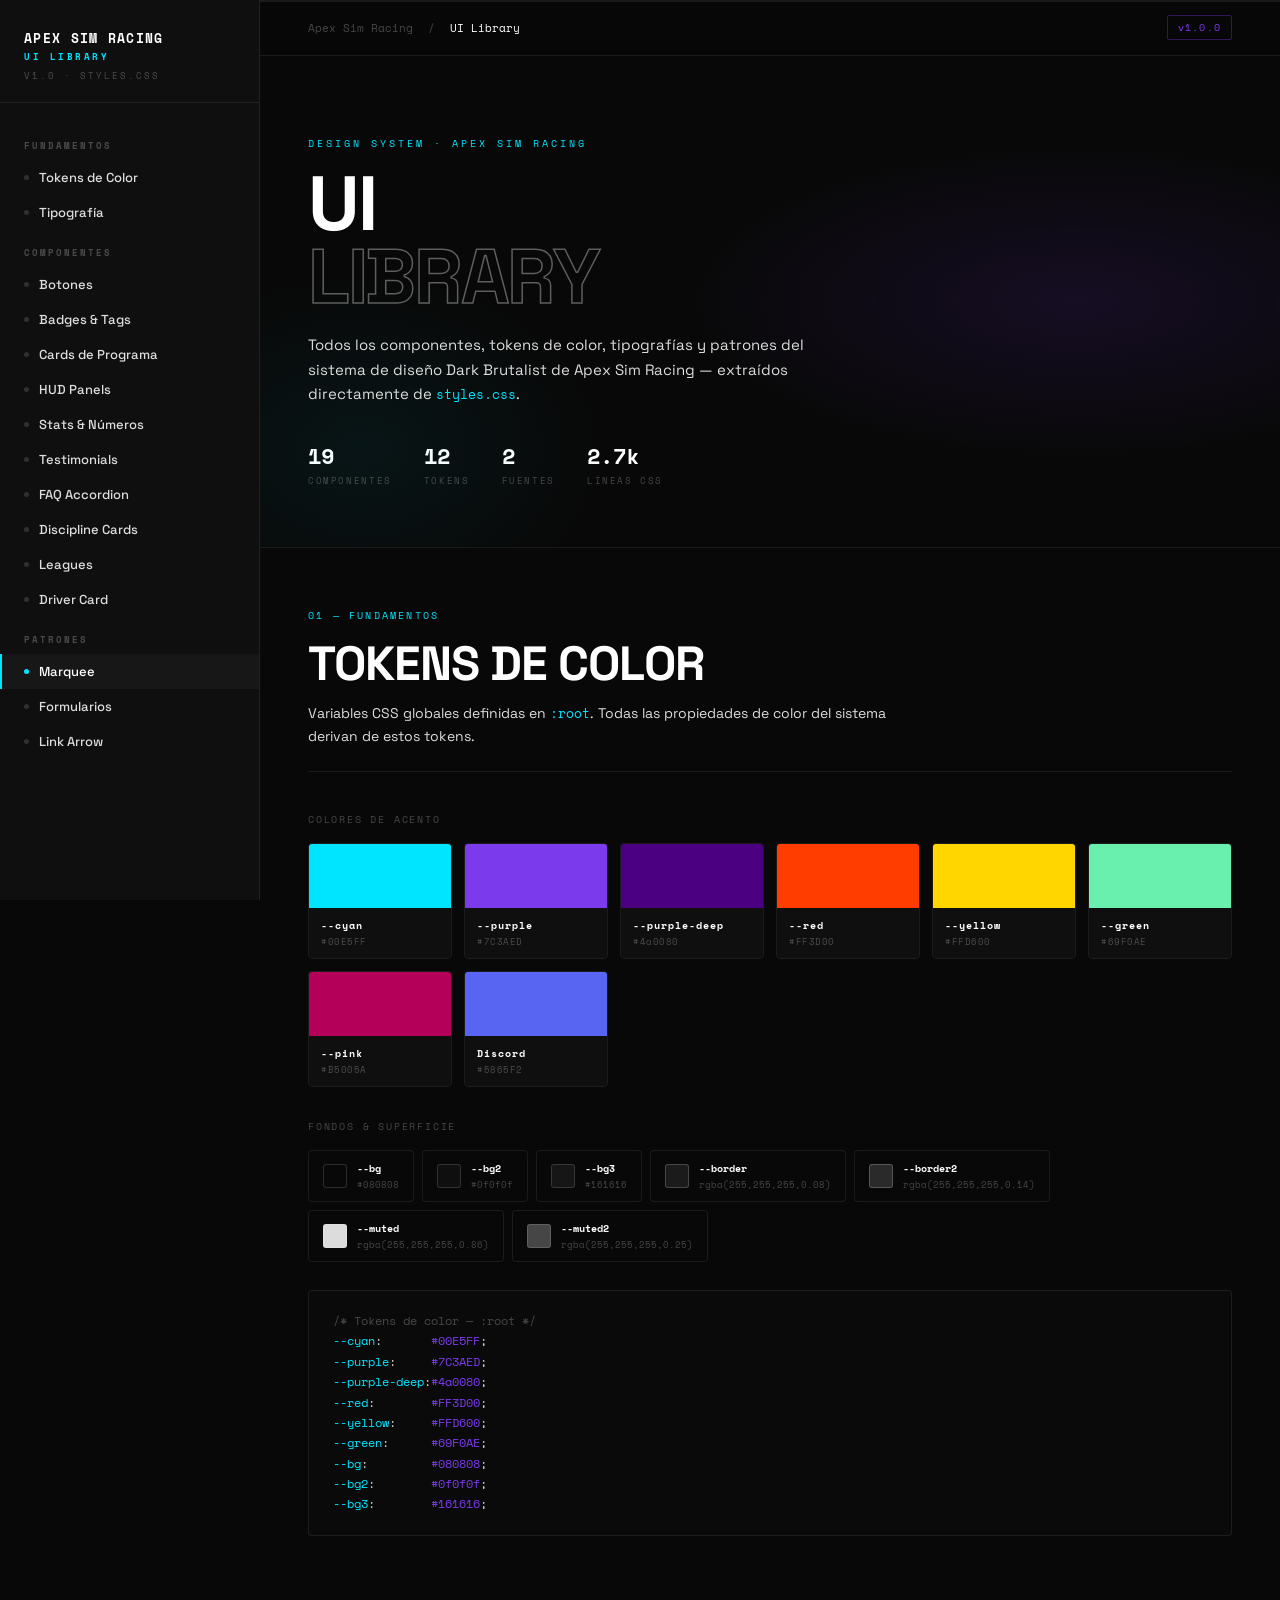
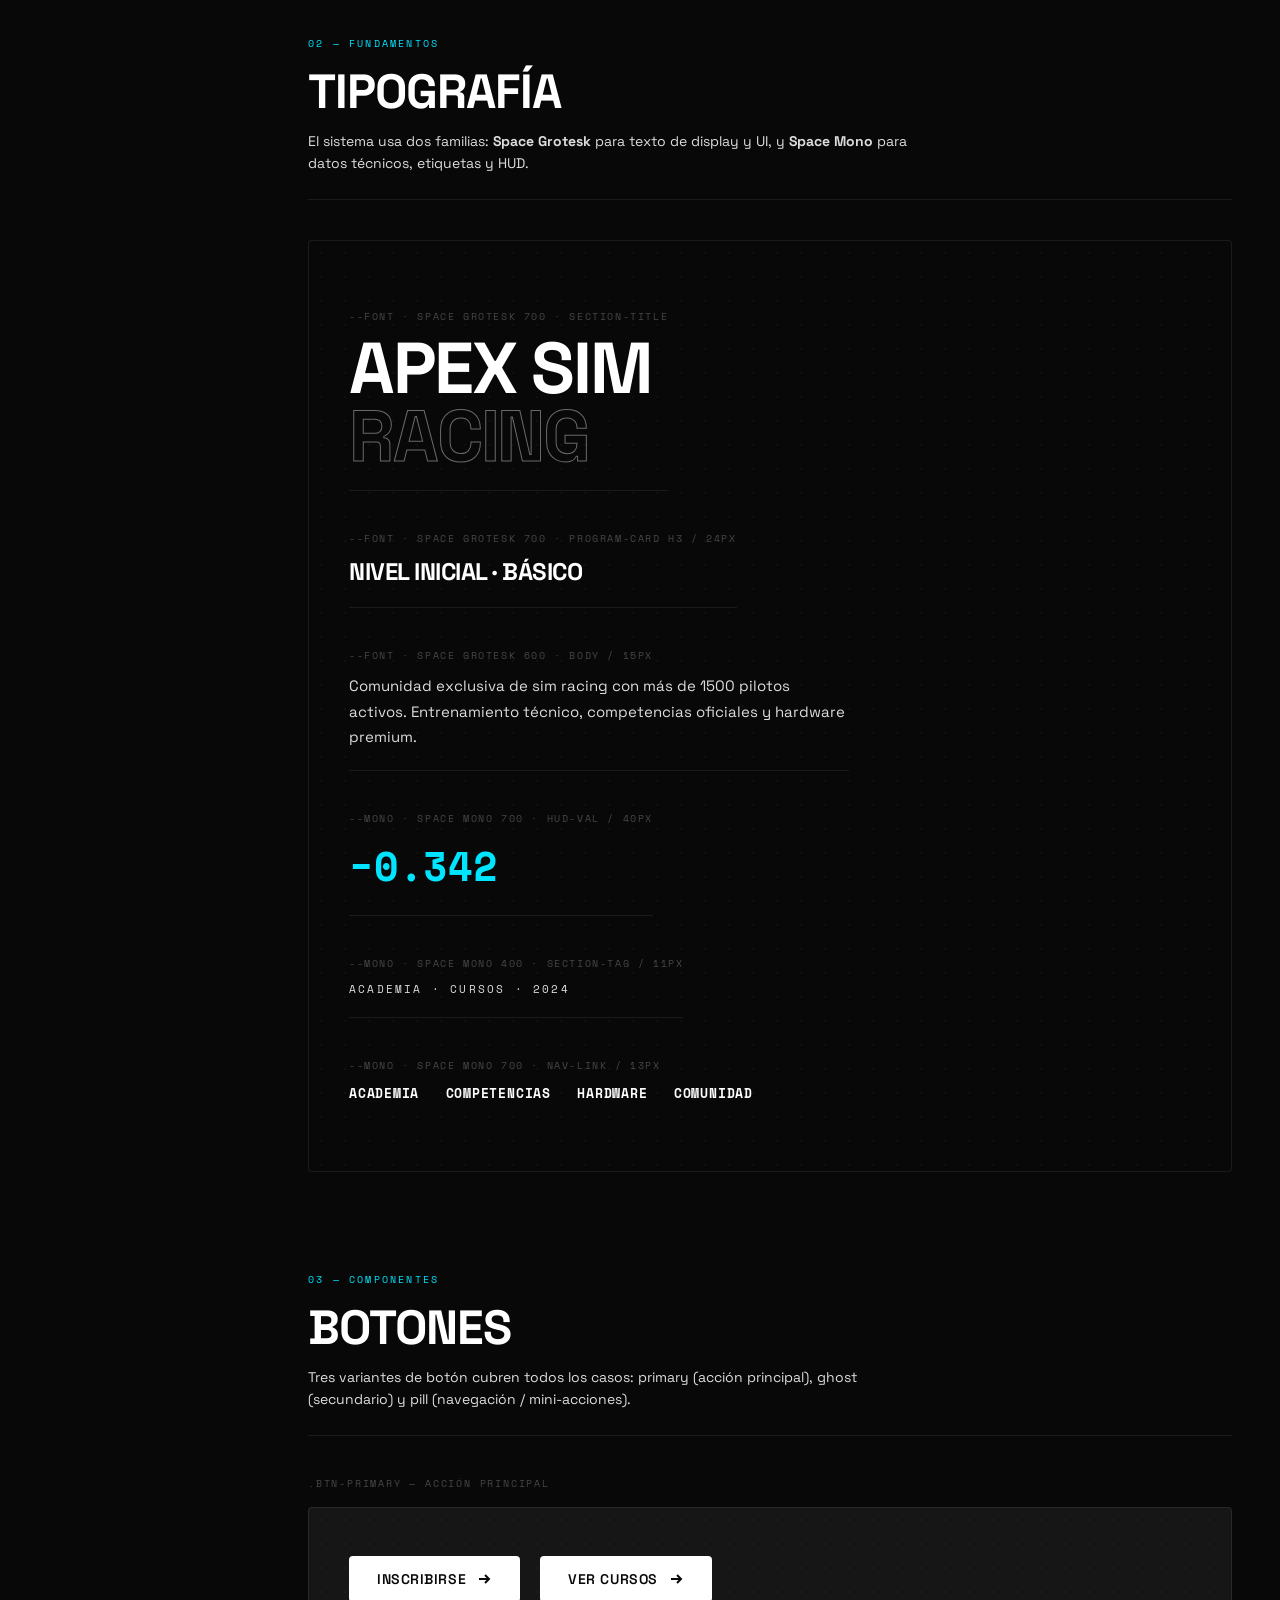
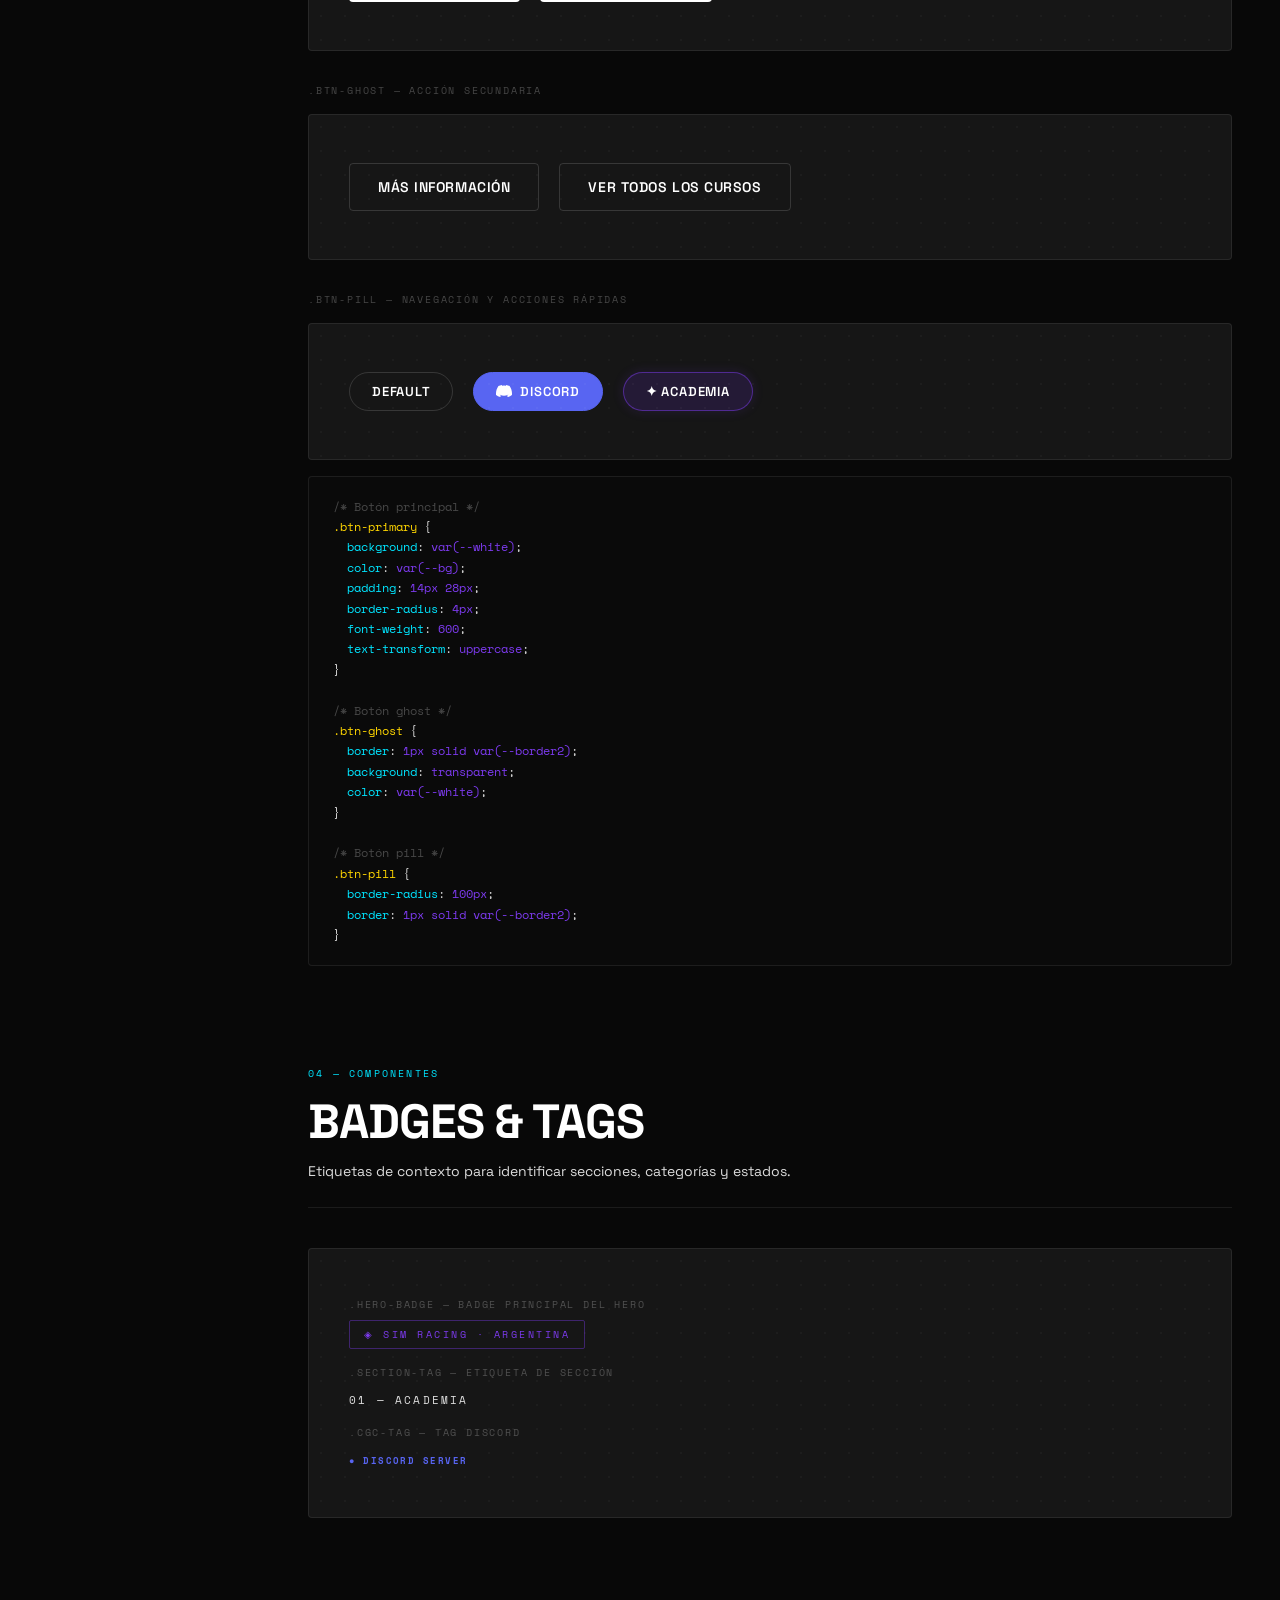
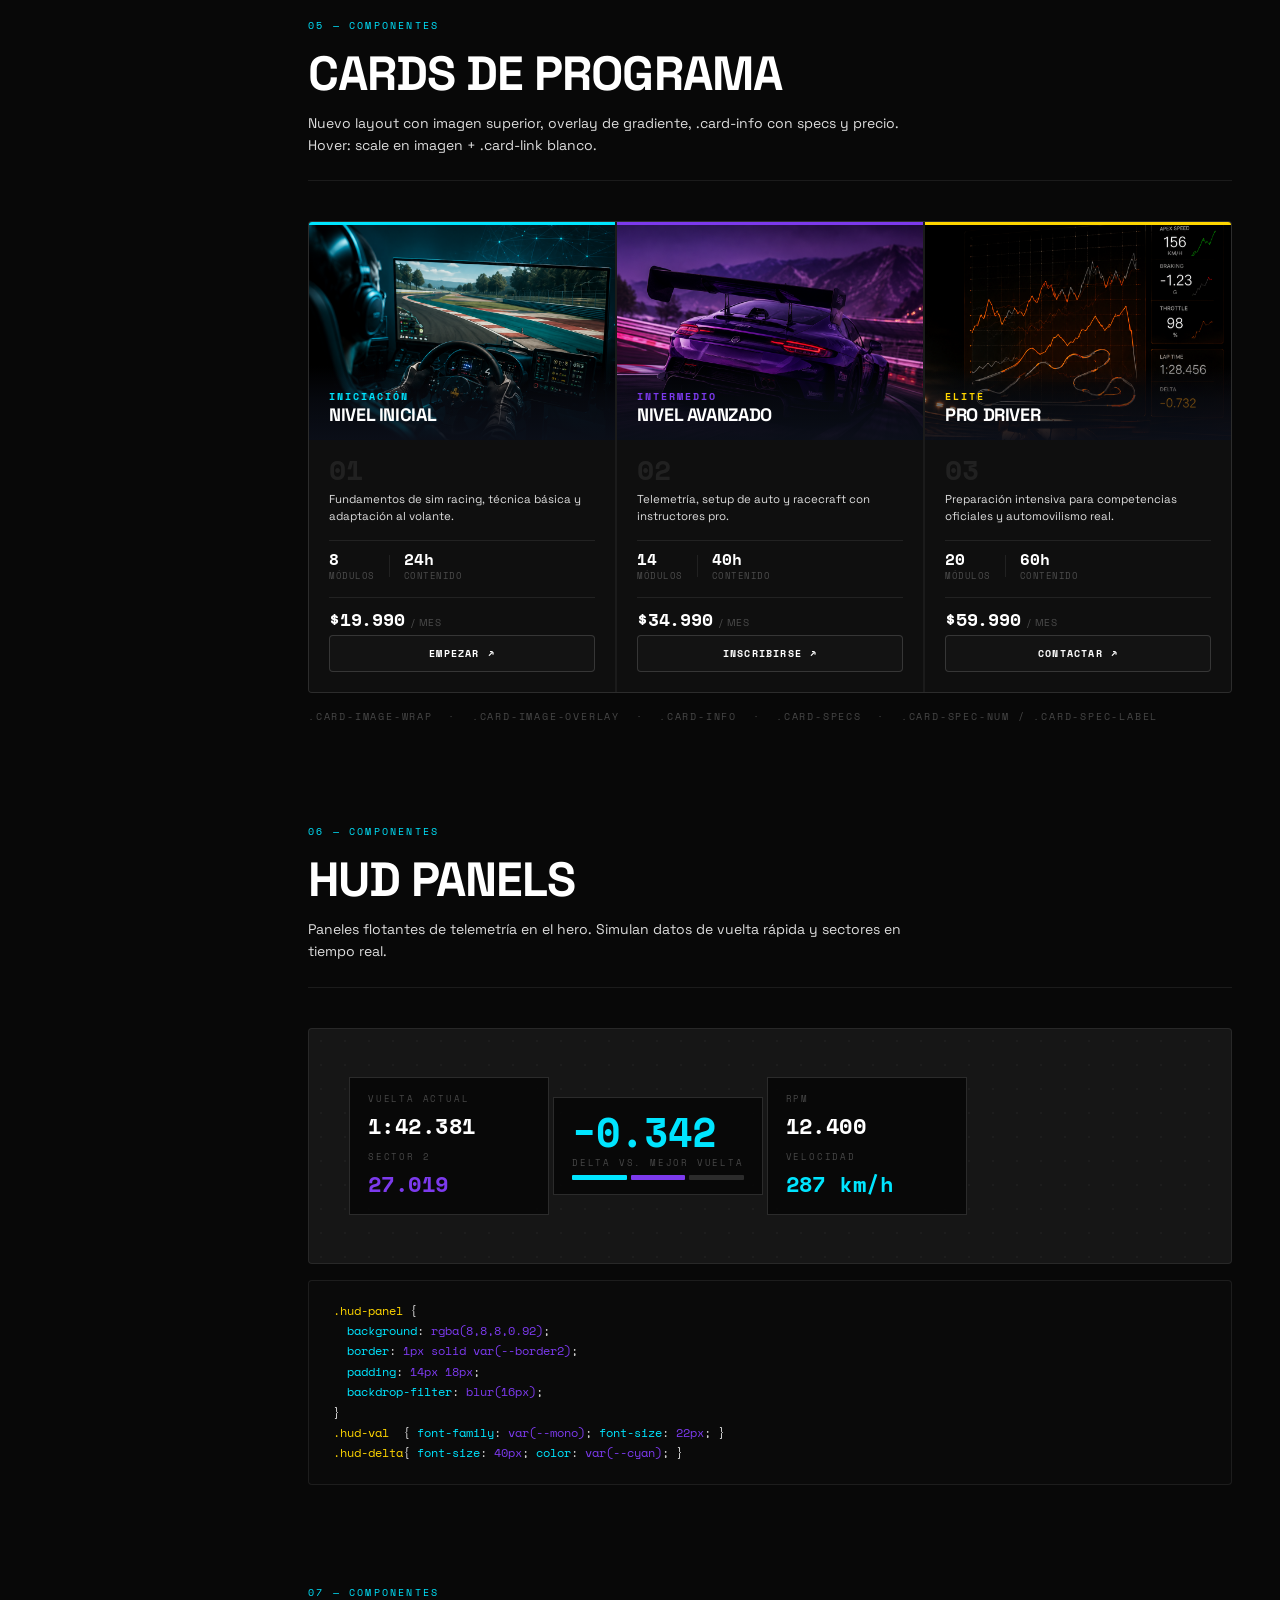
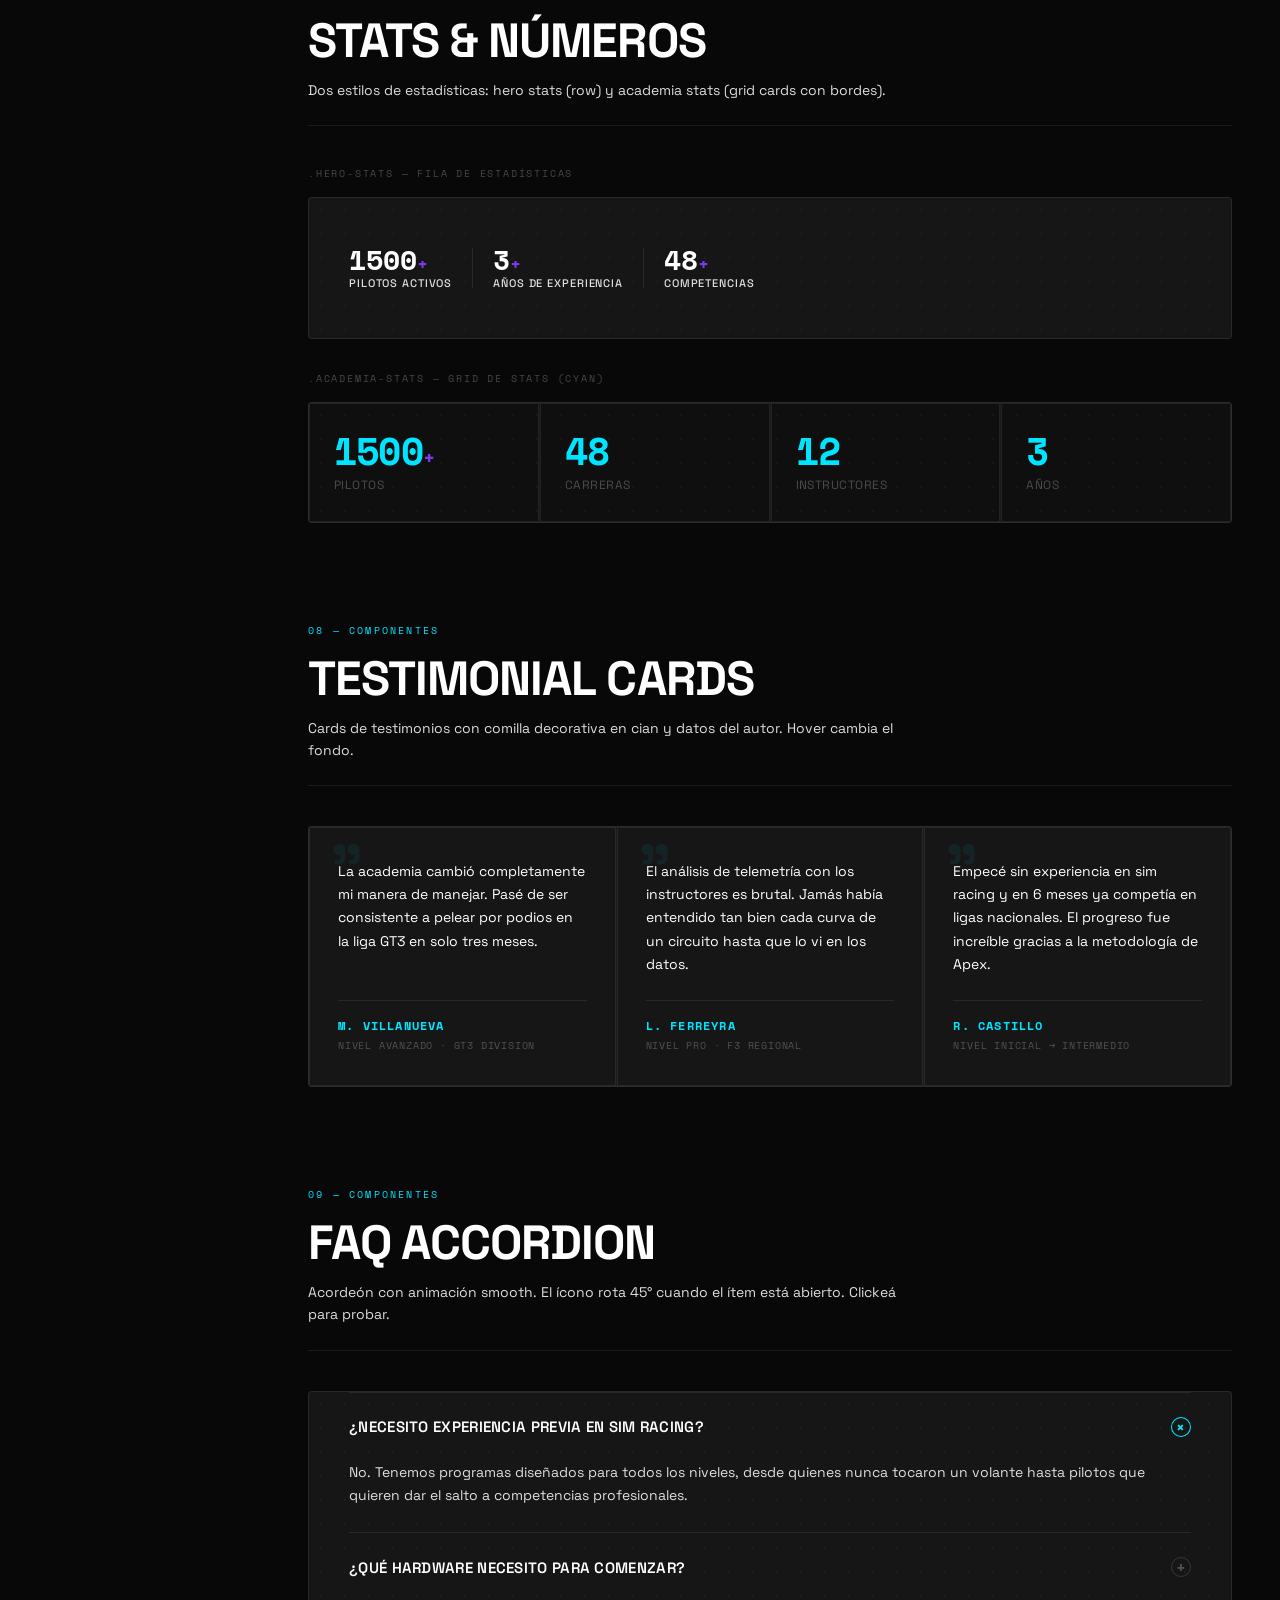
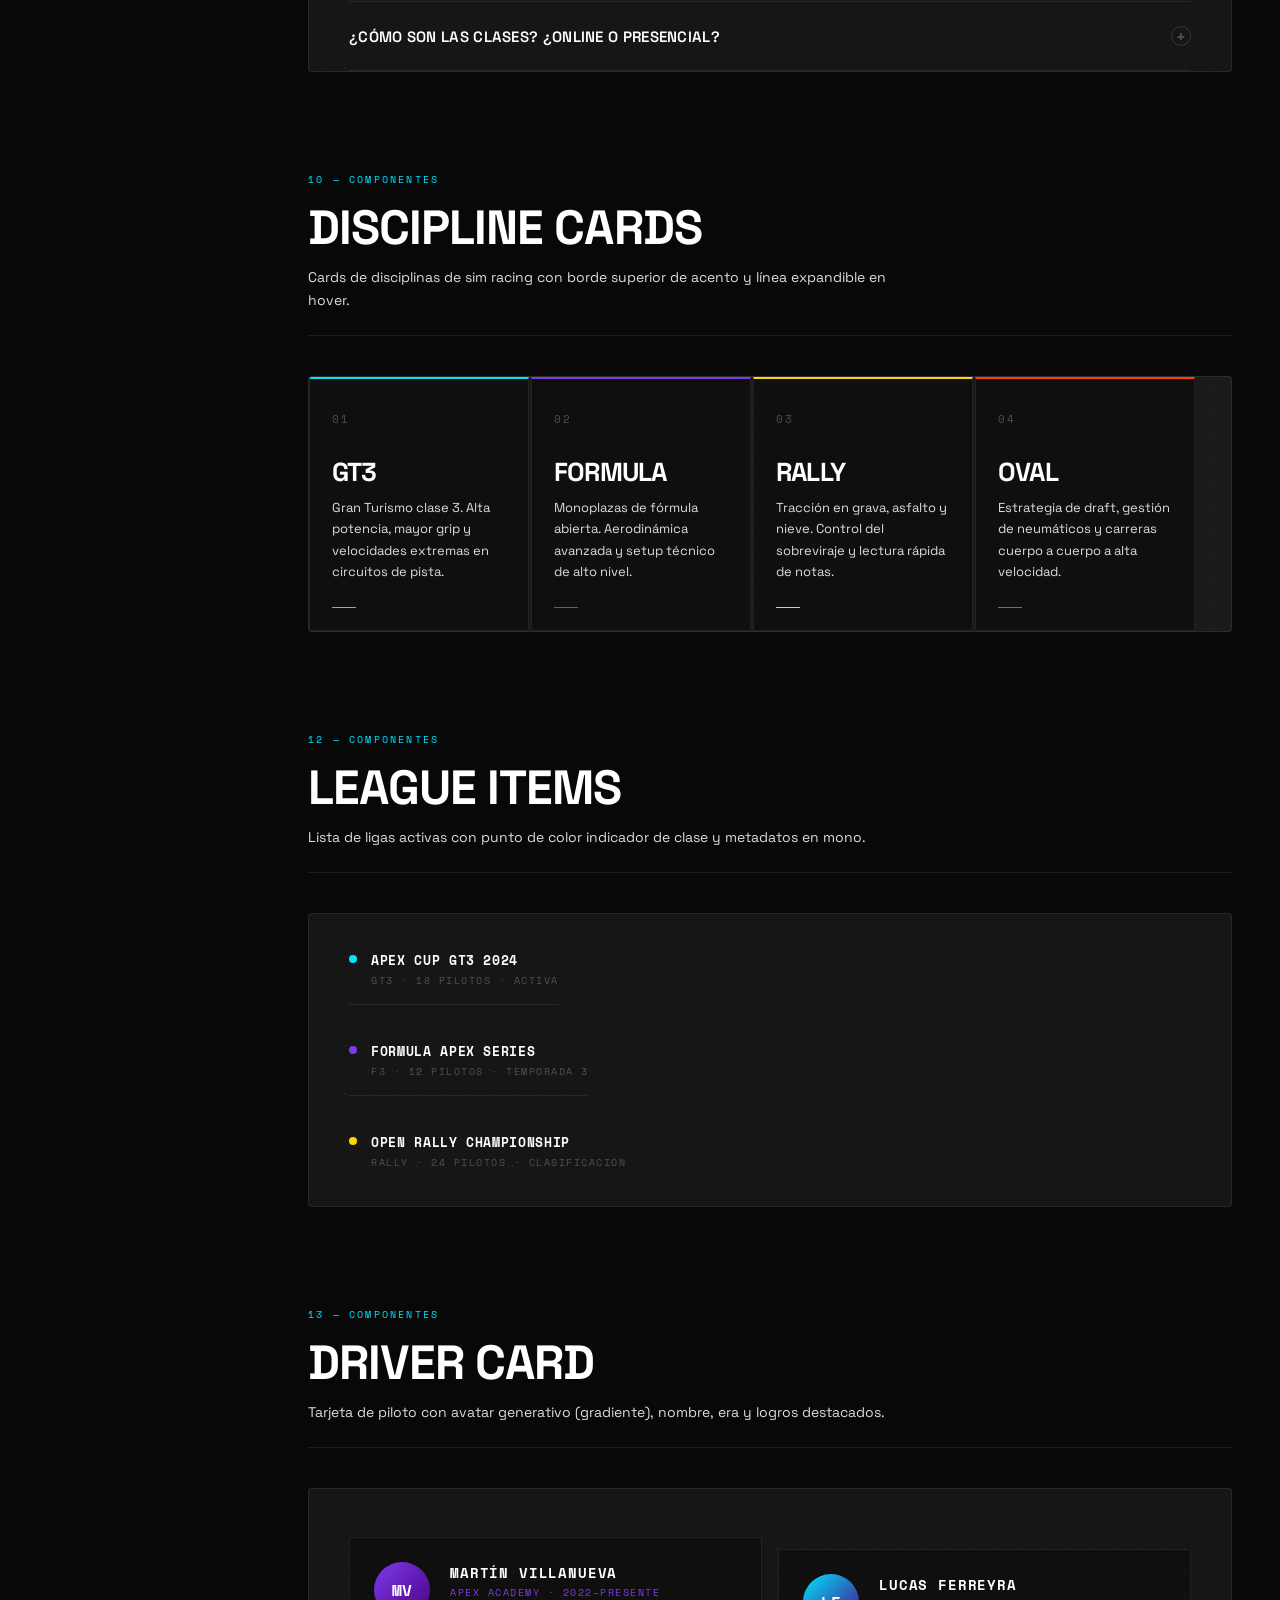
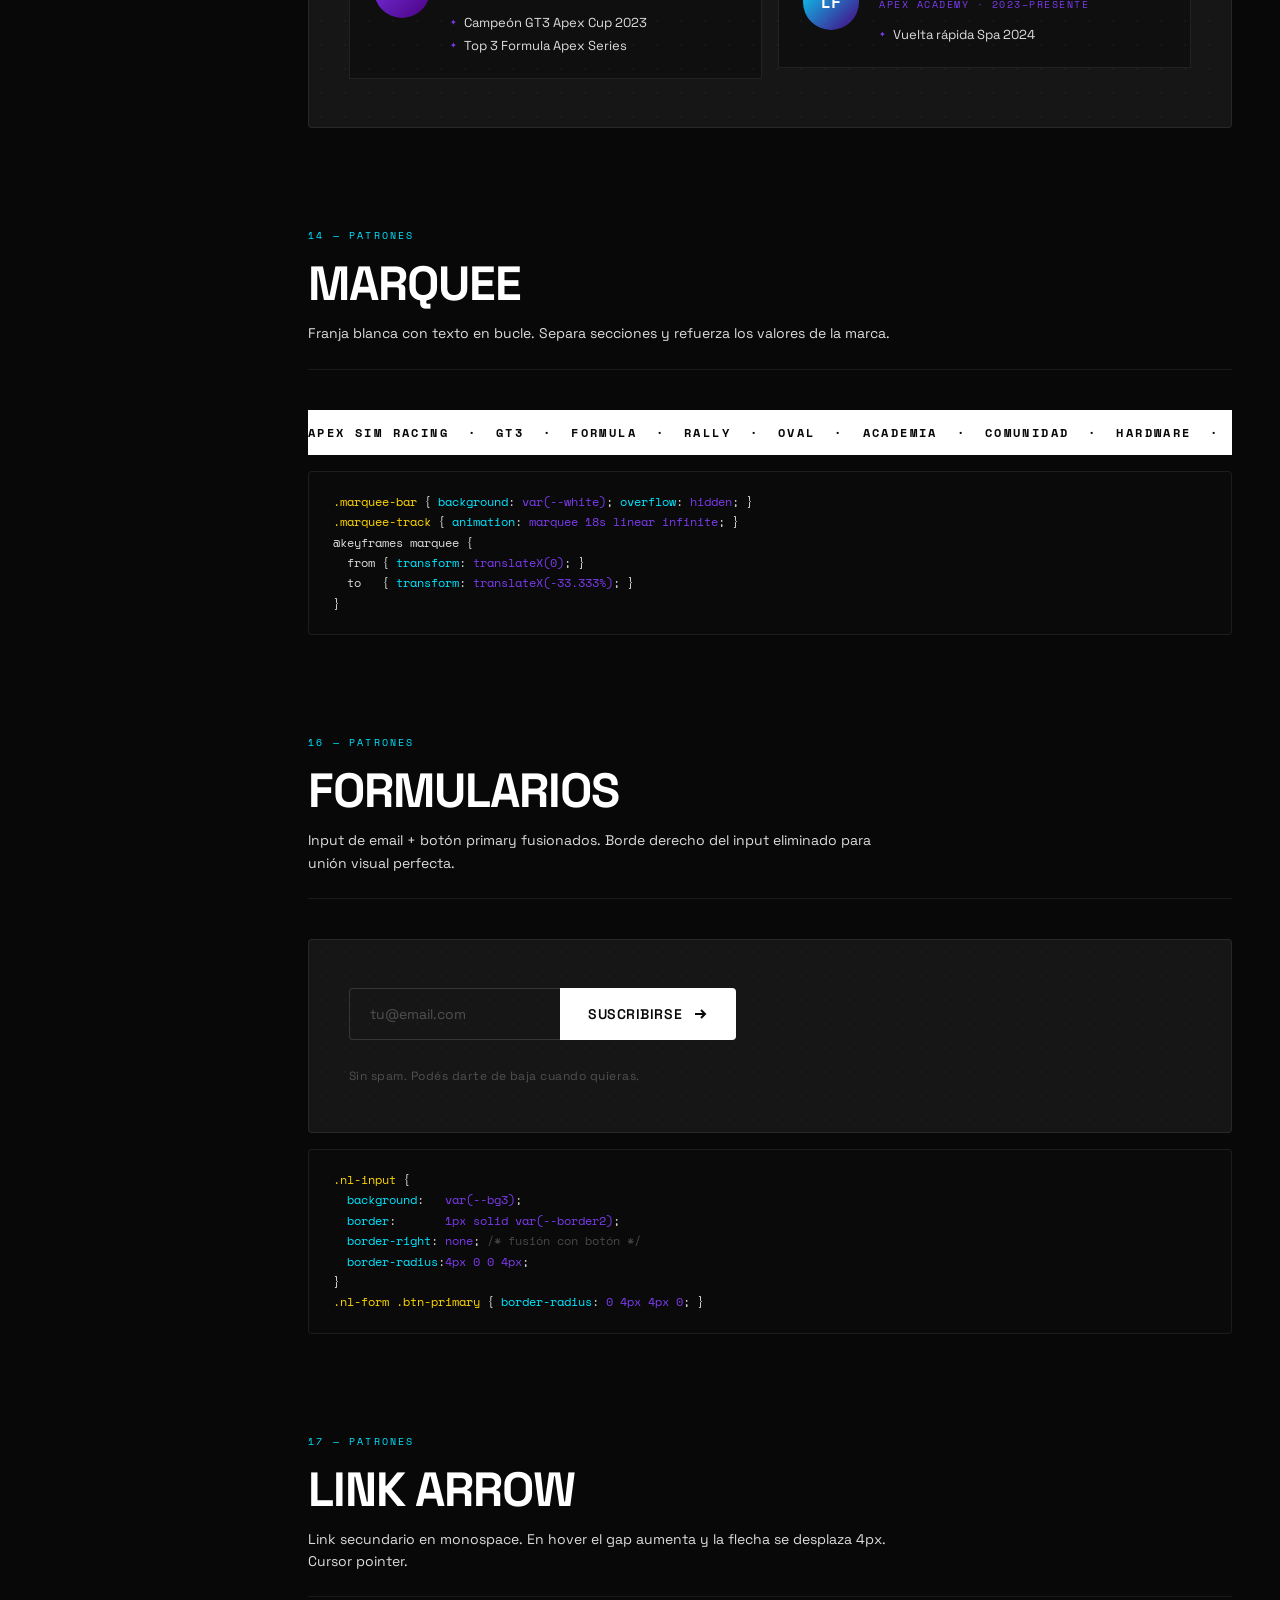
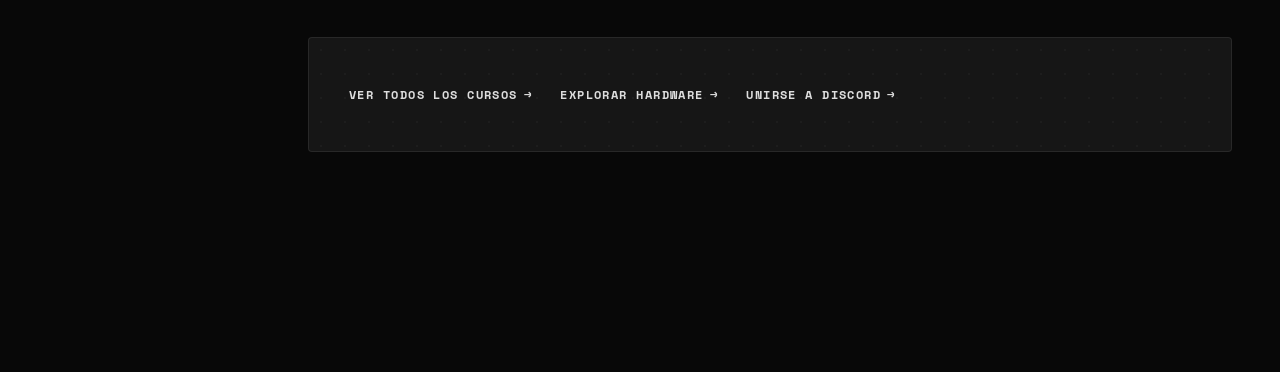
<file: ui-library.html>
<!DOCTYPE html>
<html lang="es">
<head>
  <meta charset="UTF-8" />
  <meta name="viewport" content="width=device-width, initial-scale=1.0" />
  <title>Apex Sim Racing — UI Library</title>
  <meta name="description" content="Biblioteca de componentes y sistema de diseño de Apex Sim Racing. Tokens, tipografía, botones, cards, formularios y más." />
  <link rel="preconnect" href="https://fonts.googleapis.com" />
  <link rel="preconnect" href="https://fonts.gstatic.com" crossorigin />
  <link href="https://fonts.googleapis.com/css2?family=Space+Grotesk:wght@400;500;600;700&family=Space+Mono:wght@400;700&display=swap" rel="stylesheet" />
  <style>
    /* ── DESIGN TOKENS (same as styles.css) ── */
    :root {
      --bg:       #080808;
      --bg2:      #0f0f0f;
      --bg3:      #161616;
      --border:   rgba(255,255,255,0.08);
      --border2:  rgba(255,255,255,0.14);
      --white:    #ffffff;
      --muted:    rgba(255,255,255,0.86);
      --muted2:   rgba(255,255,255,0.25);

      --cyan:     #00E5FF;
      --purple:   #7C3AED;
      --purple-deep: #4a0080;
      --red:      #FF3D00;
      --yellow:   #FFD600;
      --green:    #69F0AE;
      --pink:     #B5005A;

      --font:     'Space Grotesk', sans-serif;
      --mono:     'Space Mono', monospace;
      --ease:     cubic-bezier(0.16, 1, 0.3, 1);

      /* Library-specific */
      --sidebar-w: 260px;
      --lib-max: 1200px;
    }

    *, *::before, *::after { box-sizing: border-box; margin: 0; padding: 0; }
    html { scroll-behavior: smooth; font-size: 16px; }
    body {
      font-family: var(--font);
      background: var(--bg);
      color: var(--white);
      overflow-x: hidden;
      display: flex;
      min-height: 100vh;
    }
    a { text-decoration: none; color: inherit; }
    ul { list-style: none; }
    button { border: none; background: none; font-family: inherit; cursor: pointer; }
    img { display: block; max-width: 100%; }
    ::-webkit-scrollbar { width: 4px; height: 4px; }
    ::-webkit-scrollbar-track { background: var(--bg); }
    ::-webkit-scrollbar-thumb { background: var(--border2); border-radius: 4px; }

    /* ════════════════════════════════════════
       SIDEBAR NAV
    ════════════════════════════════════════ */
    .lib-sidebar {
      position: fixed;
      top: 0; left: 0;
      width: var(--sidebar-w);
      height: 100vh;
      background: var(--bg2);
      border-right: 1px solid var(--border);
      display: flex;
      flex-direction: column;
      overflow-y: auto;
      z-index: 100;
    }

    .sidebar-logo {
      padding: 28px 24px 20px;
      border-bottom: 1px solid var(--border);
      flex-shrink: 0;
    }
    .sidebar-logo-mark {
      font-family: var(--mono);
      font-size: 13px;
      font-weight: 700;
      letter-spacing: 0.1em;
      color: var(--white);
      display: flex;
      flex-direction: column;
      gap: 2px;
    }
    .sidebar-logo-mark span {
      font-size: 9px;
      letter-spacing: 0.28em;
      color: var(--cyan);
    }
    .sidebar-lib-label {
      font-family: var(--mono);
      font-size: 9px;
      letter-spacing: 0.22em;
      color: var(--muted2);
      text-transform: uppercase;
      margin-top: 6px;
    }

    .sidebar-nav {
      padding: 20px 0 40px;
      flex: 1;
    }
    .sidebar-group-title {
      font-family: var(--mono);
      font-size: 9px;
      font-weight: 700;
      letter-spacing: 0.22em;
      color: var(--muted2);
      text-transform: uppercase;
      padding: 16px 24px 8px;
    }
    .sidebar-link {
      display: flex;
      align-items: center;
      gap: 10px;
      padding: 9px 24px;
      font-size: 13px;
      font-weight: 500;
      color: var(--muted);
      transition: color 0.2s, background 0.2s;
      position: relative;
    }
    .sidebar-link::before {
      content: '';
      position: absolute;
      left: 0; top: 0; bottom: 0;
      width: 2px;
      background: var(--cyan);
      opacity: 0;
      transition: opacity 0.2s;
    }
    .sidebar-link:hover,
    .sidebar-link.active {
      color: var(--white);
      background: rgba(255,255,255,0.03);
    }
    .sidebar-link.active::before { opacity: 1; }
    .sidebar-link-dot {
      width: 5px;
      height: 5px;
      border-radius: 50%;
      background: var(--border2);
      flex-shrink: 0;
      transition: background 0.2s;
    }
    .sidebar-link:hover .sidebar-link-dot,
    .sidebar-link.active .sidebar-link-dot { background: var(--cyan); }

    /* ════════════════════════════════════════
       TOP BAR
    ════════════════════════════════════════ */
    .lib-topbar {
      position: fixed;
      top: 0; left: var(--sidebar-w); right: 0;
      height: 56px;
      background: rgba(8,8,8,0.92);
      border-bottom: 1px solid var(--border);
      backdrop-filter: blur(16px);
      display: flex;
      align-items: center;
      justify-content: space-between;
      padding: 0 48px;
      z-index: 50;
    }
    .topbar-breadcrumb {
      display: flex;
      align-items: center;
      gap: 8px;
      font-family: var(--mono);
      font-size: 11px;
      color: var(--muted2);
    }
    .topbar-breadcrumb span { color: var(--white); }
    .breadcrumb-home { color: var(--muted2); text-decoration: none; transition: color .2s; }
    .breadcrumb-home:hover { color: var(--cyan); }
    .topbar-version {
      font-family: var(--mono);
      font-size: 10px;
      letter-spacing: 0.12em;
      color: var(--purple);
      border: 1px solid rgba(124,58,237,0.35);
      padding: 4px 10px;
      border-radius: 2px;
    }
    .topbar-home-link {
      display: flex;
      align-items: center;
      gap: 6px;
      font-family: var(--mono);
      font-size: 11px;
      letter-spacing: 0.08em;
      text-transform: uppercase;
      color: var(--muted);
      text-decoration: none;
      border: 1px solid var(--border);
      padding: 6px 12px;
      border-radius: 2px;
      transition: color .2s, border-color .2s, background .2s;
    }
    .topbar-home-link:hover {
      color: var(--white);
      border-color: var(--cyan);
      background: rgba(0,229,255,0.06);
    }
    .topbar-home-link svg { width: 12px; height: 12px; }
    .topbar-right { display: flex; align-items: center; gap: 12px; }

    /* ════════════════════════════════════════
       MAIN CONTENT
    ════════════════════════════════════════ */
    .lib-main {
      margin-left: var(--sidebar-w);
      padding-top: 56px;
      flex: 1;
      min-width: 0;
    }

    .lib-content {
      max-width: var(--lib-max);
      padding: 60px 48px 120px;
    }

    /* Section headers */
    .lib-section {
      margin-bottom: 100px;
    }
    .lib-section-header {
      margin-bottom: 40px;
      padding-bottom: 24px;
      border-bottom: 1px solid var(--border);
    }
    .lib-section-tag {
      font-family: var(--mono);
      font-size: 10px;
      letter-spacing: 0.22em;
      color: var(--cyan);
      text-transform: uppercase;
      margin-bottom: 10px;
      display: block;
    }
    .lib-section-title {
      font-family: var(--font);
      font-size: clamp(34px, 5vw, 48px);
      font-weight: 700;
      letter-spacing: -0.02em;
      text-transform: uppercase;
      color: var(--white);
      margin-bottom: 8px;
    }
    .lib-section-desc {
      font-size: 14px;
      color: var(--muted);
      line-height: 1.6;
      max-width: 600px;
    }

    /* Component preview box */
    .preview-box {
      background: var(--bg3);
      border: 1px solid var(--border);
      border-radius: 4px;
      padding: 48px 40px;
      margin-bottom: 16px;
      display: flex;
      flex-wrap: wrap;
      gap: 20px;
      align-items: center;
      position: relative;
      overflow: hidden;
    }
    .preview-box::before {
      content: '';
      position: absolute;
      inset: 0;
      background-image: radial-gradient(rgba(255,255,255,0.03) 1px, transparent 1px);
      background-size: 24px 24px;
      pointer-events: none;
    }
    .preview-box.dark-bg {
      background: var(--bg);
    }
    .preview-box.col {
      flex-direction: column;
      align-items: flex-start;
    }

    /* Code block */
    .code-block {
      background: #0a0a0a;
      border: 1px solid var(--border);
      border-radius: 4px;
      padding: 20px 24px;
      font-family: var(--mono);
      font-size: 12px;
      color: var(--muted);
      line-height: 1.7;
      overflow-x: auto;
      margin-bottom: 28px;
      white-space: pre;
    }
    .code-block .token-prop { color: var(--cyan); }
    .code-block .token-val  { color: var(--purple); }
    .code-block .token-cls  { color: var(--yellow); }
    .code-block .token-comment { color: var(--muted2); }

    /* Component label */
    .comp-label {
      font-family: var(--mono);
      font-size: 10px;
      letter-spacing: 0.18em;
      color: var(--muted2);
      text-transform: uppercase;
      margin-bottom: 16px;
      margin-top: 32px;
    }
    .comp-label:first-child { margin-top: 0; }

    /* ════════════════════════════════════════
       ── 1. TOKEN SWATCHES
    ════════════════════════════════════════ */
    .token-grid {
      display: grid;
      grid-template-columns: repeat(auto-fill, minmax(140px, 1fr));
      gap: 12px;
      margin-bottom: 28px;
    }
    .token-swatch {
      border-radius: 4px;
      overflow: hidden;
      border: 1px solid var(--border);
    }
    .swatch-color {
      height: 64px;
      width: 100%;
    }
    .swatch-info {
      padding: 10px 12px;
      background: var(--bg2);
    }
    .swatch-name {
      font-family: var(--mono);
      font-size: 10px;
      font-weight: 700;
      letter-spacing: 0.1em;
      color: var(--white);
      margin-bottom: 2px;
    }
    .swatch-value {
      font-family: var(--mono);
      font-size: 9px;
      letter-spacing: 0.06em;
      color: var(--muted2);
    }

    /* BG token swatches */
    .bg-token-row {
      display: flex;
      gap: 8px;
      flex-wrap: wrap;
      margin-bottom: 28px;
    }
    .bg-token {
      display: flex;
      align-items: center;
      gap: 10px;
      padding: 10px 14px;
      border: 1px solid var(--border);
      border-radius: 4px;
    }
    .bg-token-dot {
      width: 24px;
      height: 24px;
      border-radius: 3px;
      border: 1px solid var(--border2);
    }
    .bg-token-info { display: flex; flex-direction: column; gap: 2px; }
    .bg-token-name { font-family: var(--mono); font-size: 10px; font-weight: 700; color: var(--white); }
    .bg-token-hex  { font-family: var(--mono); font-size: 9px; color: var(--muted2); }

    /* ════════════════════════════════════════
       ── 2. TYPOGRAPHY
    ════════════════════════════════════════ */
    .type-sample {
      padding: 20px 0;
      border-bottom: 1px solid var(--border);
    }
    .type-sample:last-child { border-bottom: none; }
    .type-meta {
      font-family: var(--mono);
      font-size: 10px;
      letter-spacing: 0.16em;
      color: var(--muted2);
      margin-bottom: 10px;
      text-transform: uppercase;
    }

    /* ════════════════════════════════════════
       ── 3. BUTTONS (from styles.css)
    ════════════════════════════════════════ */
    /* btn-pill */
    .btn-pill {
      display: inline-flex;
      align-items: center;
      gap: 8px;
      font-family: var(--font);
      font-size: 13px;
      font-weight: 600;
      letter-spacing: 0.06em;
      text-transform: uppercase;
      padding: 10px 22px;
      border-radius: 100px;
      border: 1px solid var(--border2);
      color: var(--white);
      transition: background 0.25s, border-color 0.25s, transform 0.2s;
      background: transparent;
      cursor: pointer;
    }
    .btn-pill:hover {
      background: rgba(255,255,255,0.08);
      border-color: rgba(255,255,255,0.3);
    }
    .btn-pill.discord-btn { background: #5865F2; border-color: #5865F2; }
    .btn-pill.discord-btn:hover { background: #4752c4; border-color: #4752c4; }
    .btn-pill.btn-academy {
      background: rgba(124,58,237,0.15);
      border-color: rgba(124,58,237,0.5);
      box-shadow: 0 0 12px rgba(124,58,237,0.15);
    }
    .btn-pill.btn-academy:hover {
      background: var(--purple);
      border-color: var(--purple);
      box-shadow: 0 0 22px rgba(124,58,237,0.45);
    }

    /* btn-primary */
    .btn-primary {
      display: inline-flex;
      align-items: center;
      gap: 10px;
      font-family: var(--font);
      font-size: 14px;
      font-weight: 600;
      letter-spacing: 0.04em;
      text-transform: uppercase;
      padding: 14px 28px;
      border-radius: 4px;
      background: var(--white);
      color: var(--bg);
      transition: background 0.25s, transform 0.2s;
      cursor: pointer;
      border: none;
    }
    .btn-primary svg { width: 16px; height: 16px; transition: transform 0.25s; }
    .btn-primary:hover { background: #ece2fb; }
    .btn-primary:hover svg { transform: translateX(4px); }

    /* btn-ghost */
    .btn-ghost {
      display: inline-flex;
      align-items: center;
      gap: 8px;
      font-family: var(--font);
      font-size: 14px;
      font-weight: 600;
      letter-spacing: 0.04em;
      text-transform: uppercase;
      padding: 14px 28px;
      border-radius: 4px;
      border: 1px solid var(--border2);
      color: var(--white);
      background: transparent;
      transition: border-color 0.25s, background 0.25s;
      cursor: pointer;
    }
    .btn-ghost:hover {
      border-color: rgba(255,255,255,0.4);
      background: rgba(255,255,255,0.04);
    }

    /* ════════════════════════════════════════
       ── 4. BADGES & TAGS
    ════════════════════════════════════════ */
    .hero-badge {
      display: inline-block;
      font-family: var(--mono);
      font-size: 10px;
      letter-spacing: 0.25em;
      text-transform: uppercase;
      color: var(--purple);
      border: 1px solid rgba(124,58,237,0.4);
      padding: 6px 14px;
      border-radius: 2px;
    }
    .section-tag {
      font-family: var(--mono);
      font-size: 11px;
      font-weight: 400;
      letter-spacing: 0.2em;
      color: var(--muted);
      text-transform: uppercase;
      display: inline-block;
    }
    .card-badge {
      font-family: var(--mono);
      font-size: 9px;
      font-weight: 700;
      letter-spacing: 0.15em;
      color: var(--bg);
      background: var(--purple);
      padding: 6px 14px;
      border-radius: 2px;
      text-transform: uppercase;
      display: inline-block;
    }
    .cgc-tag-demo {
      font-family: var(--mono);
      font-size: 9px;
      letter-spacing: 0.16em;
      color: #5865F2;
      font-weight: 700;
      text-transform: uppercase;
      display: inline-block;
    }

    /* ════════════════════════════════════════
       ── 5. PROGRAM CARDS
    ════════════════════════════════════════ */
    .program-card {
      background: var(--bg2);
      padding: 0;
      display: flex;
      flex-direction: column;
      position: relative;
      overflow: hidden;
      border-top: 3px solid var(--glow, transparent);
      transition: background 0.3s;
      cursor: pointer;
      flex: 1;
      min-width: 220px;
    }
    .program-card:hover { background: var(--bg3); }

    /* imagen superior de la card */
    .card-image-wrap {
      width: 100%;
      height: 215px;
      overflow: hidden;
      position: relative;
      flex-shrink: 0;
    }
    .card-image-wrap img {
      width: 100%; height: 100%;
      object-fit: cover;
      display: block;
      transition: transform 0.6s cubic-bezier(0.4,0.15,0.15,1);
    }
    .program-card:hover .card-image-wrap img { transform: scale(1.08); }
    .card-image-overlay {
      position: absolute;
      left: 0; right: 0; bottom: 0;
      padding: 18px 20px 14px;
      background: linear-gradient(180deg, rgba(11,15,25,0) 0%, rgba(11,15,25,0.55) 45%, rgba(11,15,25,0.96) 100%);
    }
    .card-image-overlay .card-tag { margin-bottom: 3px; color: rgba(255,255,255,0.75); }
    .card-image-overlay h3 { margin-bottom: 0; }

    /* cuerpo inferior de la card */
    .card-info {
      padding: 16px 20px 20px;
      display: flex;
      flex-direction: column;
      gap: 3px;
      flex: 1;
    }

    /* specs row */
    .card-specs {
      display: flex;
      align-items: center;
      gap: 14px;
      margin-top: 8px;
      padding-top: 10px;
      border-top: 1px solid var(--border);
    }
    .card-spec { display: flex; flex-direction: column; gap: 2px; }
    .card-spec-num {
      font-family: var(--mono);
      font-size: 16px;
      font-weight: 700;
      color: var(--white);
      line-height: 1;
    }
    .card-spec-label {
      font-family: var(--mono);
      font-size: 8.5px;
      letter-spacing: 0.06em;
      text-transform: uppercase;
      color: var(--muted2);
    }
    .card-spec-divider { width: 1px; height: 22px; background: var(--border); flex-shrink: 0; }

    .card-num {
      font-family: var(--mono);
      font-size: 28px;
      font-weight: 700;
      color: var(--border);
      line-height: 1;
      margin-bottom: 4px;
      transition: color 0.3s;
    }
    .program-card:hover .card-num { color: var(--white); }
    .card-tag {
      font-family: var(--mono);
      font-size: 10px;
      font-weight: 700;
      letter-spacing: 0.2em;
      text-transform: uppercase;
      margin-bottom: 3px;
      color: var(--muted2);
    }
    .program-card h3 {
      font-family: var(--font);
      font-size: 18px;
      font-weight: 700;
      letter-spacing: -0.02em;
      text-transform: uppercase;
      color: var(--white);
      line-height: 1.1;
      margin-bottom: 2px;
    }
    .card-desc {
      font-size: 11.5px;
      line-height: 1.45;
      color: var(--muted);
      margin-bottom: 4px;
    }
    .card-price {
      display: flex;
      align-items: baseline;
      flex-wrap: wrap;
      gap: 6px;
      padding-top: 8px;
      margin-top: auto;
      border-top: 1px solid var(--border);
    }
    .price-amount {
      font-family: var(--mono);
      font-size: 18px;
      font-weight: 700;
      color: var(--white);
      letter-spacing: -0.01em;
    }
    .price-period {
      font-size: 10px;
      color: var(--muted2);
      text-transform: uppercase;
      letter-spacing: 0.05em;
    }
    .card-link {
      font-family: var(--mono);
      font-size: 10px;
      font-weight: 700;
      letter-spacing: 0.12em;
      text-transform: uppercase;
      color: var(--white);
      border: 1px solid rgba(255,255,255,0.15);
      background: rgba(255,255,255,0.02);
      display: inline-flex;
      align-items: center;
      justify-content: center;
      gap: 8px;
      padding: 10px 18px;
      border-radius: 4px;
      transition: all 0.3s var(--ease);
      cursor: pointer;
      text-align: center;
      width: 100%;
      margin-top: auto;
    }
    .card-link:hover,
    .program-card:hover .card-link {
      background: var(--white);
      border-color: var(--white);
      color: var(--bg);
      box-shadow: 0 0 15px rgba(255,255,255,0.25);
    }


    /* ════════════════════════════════════════
       ── 6. HUD PANELS
    ════════════════════════════════════════ */
    .hud-panel {
      background: rgba(8,8,8,0.92);
      border: 1px solid var(--border2);
      padding: 14px 18px;
      backdrop-filter: blur(16px);
      min-width: 200px;
    }
    .hud-label {
      font-family: var(--mono);
      font-size: 9px;
      letter-spacing: 0.2em;
      color: var(--muted2);
      text-transform: uppercase;
      display: block;
      margin-bottom: 4px;
    }
    .hud-val {
      font-family: var(--mono);
      font-size: 22px;
      font-weight: 700;
      color: var(--white);
      letter-spacing: 0.02em;
    }
    .hud-val.purple { color: var(--purple); }
    .hud-val.cyan { color: var(--cyan); }
    .hud-delta {
      font-family: var(--mono);
      font-size: 40px;
      font-weight: 700;
      color: var(--cyan);
      line-height: 1;
      display: block;
      margin-bottom: 4px;
    }
    .hud-row {
      display: flex;
      justify-content: space-between;
      align-items: baseline;
      margin-bottom: 8px;
    }
    .hud-row:last-child { margin-bottom: 0; }
    .hud-sectors { display: flex; gap: 4px; margin-top: 6px; }
    .sector { height: 5px; flex: 1; border-radius: 1px; }
    .sector.green { background: var(--cyan); }
    .sector.purple { background: var(--purple); }
    .sector.muted { background: var(--border2); }

    /* ════════════════════════════════════════
       ── 7. STAT ITEMS
    ════════════════════════════════════════ */
    .stat-item {
      display: flex;
      flex-direction: column;
      gap: 2px;
    }
    .stat-num {
      font-family: var(--mono);
      font-size: 28px;
      font-weight: 700;
      color: var(--white);
      line-height: 1;
    }
    .stat-plus { font-family: var(--mono); font-size: 18px; color: var(--purple); }
    .stat-label {
      font-size: 11px;
      font-weight: 500;
      letter-spacing: 0.08em;
      color: var(--muted);
      text-transform: uppercase;
    }
    .stat-divider { width: 1px; height: 40px; background: var(--border); }

    /* Academy stats */
    .ac-stat {
      background: var(--bg2);
      padding: 28px 24px;
      display: flex;
      flex-direction: column;
      gap: 6px;
      border: 1px solid var(--border);
      flex: 1;
      min-width: 120px;
    }
    .ac-stat-num {
      font-family: var(--mono);
      font-size: clamp(28px, 3vw, 40px);
      font-weight: 700;
      color: var(--cyan);
      letter-spacing: -0.02em;
      line-height: 1;
    }
    .ac-stat-label {
      font-size: 12px;
      color: var(--muted2);
      text-transform: uppercase;
      letter-spacing: 0.04em;
    }

    /* ════════════════════════════════════════
       ── 8. TESTIMONIAL CARDS
    ════════════════════════════════════════ */
    .testi-card {
      background: var(--bg3);
      padding: 32px 28px;
      display: flex;
      flex-direction: column;
      gap: 24px;
      justify-content: space-between;
      transition: background 0.3s;
      position: relative;
      border: 1px solid var(--border);
      flex: 1;
      min-width: 220px;
    }
    .testi-card::before {
      content: '"';
      position: absolute;
      top: 8px; left: 20px;
      font-family: var(--font);
      font-size: 64px;
      font-weight: 700;
      color: rgba(0,229,255,0.07);
      line-height: 1;
    }
    .testi-card:hover { background: #1a1a1a; }
    .testi-quote {
      font-size: 14px;
      line-height: 1.65;
      color: var(--white);
      position: relative;
      z-index: 1;
    }
    .testi-author {
      display: flex;
      flex-direction: column;
      gap: 4px;
      padding-top: 16px;
      border-top: 1px solid var(--border);
    }
    .testi-name {
      font-family: var(--mono);
      font-size: 12px;
      font-weight: 700;
      letter-spacing: 0.1em;
      color: var(--cyan);
    }
    .testi-level {
      font-family: var(--mono);
      font-size: 10px;
      letter-spacing: 0.08em;
      color: var(--muted2);
      text-transform: uppercase;
    }

    /* ════════════════════════════════════════
       ── 9. FAQ ACCORDION
    ════════════════════════════════════════ */
    .faq-list { display: flex; flex-direction: column; width: 100%; }
    .faq-item { border-bottom: 1px solid var(--border); }
    .faq-item:first-child { border-top: 1px solid var(--border); }
    .faq-q {
      width: 100%;
      display: flex;
      justify-content: space-between;
      align-items: center;
      gap: 16px;
      padding: 24px 0;
      font-size: 15px;
      font-weight: 600;
      color: var(--white);
      text-transform: uppercase;
      letter-spacing: 0.02em;
      background: none;
      border: none;
      font-family: var(--font);
      cursor: pointer;
      text-align: left;
    }
    .faq-icon {
      width: 20px; height: 20px;
      border: 1px solid var(--border2);
      border-radius: 50%;
      flex-shrink: 0;
      display: flex;
      align-items: center;
      justify-content: center;
      color: var(--muted2);
      font-size: 16px;
      transition: transform .3s var(--ease);
      font-family: var(--mono);
    }
    .faq-item.open .faq-icon { transform: rotate(45deg); color: var(--cyan); border-color: var(--cyan); }
    .faq-a {
      font-size: 14px;
      color: var(--muted);
      line-height: 1.7;
      max-height: 0;
      overflow: hidden;
      transition: max-height .4s var(--ease), padding .4s var(--ease);
    }
    .faq-item.open .faq-a { max-height: 300px; padding-bottom: 24px; }

    /* ════════════════════════════════════════
       ── 10. MARQUEE
    ════════════════════════════════════════ */
    .marquee-bar {
      background: var(--white);
      overflow: hidden;
      padding: 14px 0;
      position: relative;
      width: 100%;
    }
    .marquee-track {
      display: flex;
      white-space: nowrap;
      animation: marquee 18s linear infinite;
    }
    .marquee-track span {
      font-family: var(--mono);
      font-size: 12px;
      font-weight: 700;
      letter-spacing: 0.2em;
      text-transform: uppercase;
      color: var(--bg);
      padding-right: 0;
    }
    @keyframes marquee {
      from { transform: translateX(0); }
      to { transform: translateX(-33.333%); }
    }

    /* ════════════════════════════════════════
       ── 11. LINK ARROW
    ════════════════════════════════════════ */
    .link-arrow {
      display: inline-flex;
      align-items: center;
      gap: 6px;
      font-family: var(--mono);
      font-size: 12px;
      font-weight: 700;
      letter-spacing: 0.12em;
      text-transform: uppercase;
      color: var(--muted);
      transition: color 0.25s, gap 0.25s;
      cursor: pointer;
    }
    .link-arrow span { transition: transform 0.25s; }
    .link-arrow:hover { color: var(--white); gap: 10px; }
    .link-arrow:hover span { transform: translateX(4px); }

    /* ════════════════════════════════════════
       ── 12. FORM ELEMENTS
    ════════════════════════════════════════ */
    .nl-form {
      display: flex;
      gap: 0;
      max-width: 480px;
    }
    .nl-input {
      flex: 1;
      padding: 16px 20px;
      background: var(--bg3);
      border: 1px solid var(--border2);
      border-right: none;
      border-radius: 4px 0 0 4px;
      font-family: var(--font);
      font-size: 14px;
      color: var(--white);
      outline: none;
      transition: border-color 0.25s;
    }
    .nl-input::placeholder { color: var(--muted2); }
    .nl-input:focus { border-color: rgba(255,255,255,0.3); }
    .nl-form .btn-primary { border-radius: 0 4px 4px 0; white-space: nowrap; }

    /* ════════════════════════════════════════
       ── 13. DRIVER CARD
    ════════════════════════════════════════ */
    .driver-card {
      display: flex;
      gap: 20px;
      align-items: flex-start;
      background: var(--bg2);
      border: 1px solid var(--border);
      padding: 24px;
    }
    .driver-avatar {
      width: 56px; height: 56px;
      border-radius: 50%;
      background: linear-gradient(135deg, var(--purple), #4a0080);
      display: flex;
      align-items: center;
      justify-content: center;
      font-family: var(--mono);
      font-size: 16px;
      font-weight: 700;
      color: var(--white);
      flex-shrink: 0;
    }
    .driver-name {
      font-family: var(--mono);
      font-size: 14px;
      font-weight: 700;
      letter-spacing: 0.06em;
      color: var(--white);
      text-transform: uppercase;
      margin-bottom: 2px;
    }
    .driver-era {
      font-family: var(--mono);
      font-size: 10px;
      letter-spacing: 0.15em;
      color: var(--purple);
      text-transform: uppercase;
      margin-bottom: 14px;
    }

    /* ════════════════════════════════════════
       ── 14. CHECKLIST
    ════════════════════════════════════════ */
    .card-checklist {
      display: flex;
      flex-direction: column;
      gap: 10px;
    }
    .check-item {
      display: flex;
      align-items: flex-start;
      gap: 10px;
      font-size: 13px;
      line-height: 1.4;
      color: var(--muted);
    }
    .check-item .check-icon {
      flex-shrink: 0;
      width: 16px; height: 16px;
      border-radius: 3px;
      display: flex;
      align-items: center;
      justify-content: center;
      font-family: var(--mono);
      font-size: 10px;
      font-weight: 700;
      margin-top: 1px;
    }
    .check-item.yes .check-icon { background: rgba(105,240,174,0.12); color: var(--green); }
    .check-item.no { color: var(--muted2); }
    .check-item.no .check-icon { background: rgba(255,255,255,0.04); color: var(--muted2); }
    .check-item.no span:last-child {
      text-decoration: line-through;
      text-decoration-color: rgba(255,255,255,0.15);
    }

    /* ════════════════════════════════════════
       ── 15. LEAGUE ITEMS
    ════════════════════════════════════════ */
    .league-item {
      display: flex;
      align-items: flex-start;
      gap: 14px;
      padding: 16px 0;
      border-bottom: 1px solid var(--border);
    }
    .league-item:last-child { border-bottom: none; }
    .league-dot {
      width: 8px; height: 8px;
      border-radius: 50%;
      flex-shrink: 0;
      margin-top: 5px;
    }
    .league-name {
      font-family: var(--mono);
      font-size: 13px;
      font-weight: 700;
      letter-spacing: 0.05em;
      color: var(--white);
      text-transform: uppercase;
      margin-bottom: 3px;
    }
    .league-class {
      font-family: var(--mono);
      font-size: 10px;
      letter-spacing: 0.15em;
      color: var(--muted2);
      text-transform: uppercase;
    }

    /* ════════════════════════════════════════
       ── 16. DISC CARD
    ════════════════════════════════════════ */
    .disc-card {
      width: 220px;
      background: var(--bg2);
      border-top: 2px solid var(--accent, var(--cyan));
      padding: 32px 22px 22px;
      position: relative;
      flex-shrink: 0;
      cursor: pointer;
      transition: background 0.3s;
      border: 1px solid var(--border);
      border-top: 2px solid var(--accent, var(--cyan));
    }
    .disc-card:hover { background: var(--bg3); }
    .disc-num {
      font-family: var(--mono);
      font-size: 11px;
      letter-spacing: 0.2em;
      color: var(--muted2);
      margin-bottom: 32px;
      display: block;
    }
    .disc-card h3 {
      font-family: var(--font);
      font-size: 26px;
      font-weight: 700;
      letter-spacing: -0.03em;
      text-transform: uppercase;
      color: var(--white);
      line-height: 1.0;
      margin-bottom: 12px;
    }
    .disc-card p { font-size: 13px; line-height: 1.65; color: var(--muted); }
    .disc-line {
      width: 24px; height: 1px;
      background: var(--cyan);
      margin-top: 24px;
      transition: width 0.3s var(--ease);
    }
    .disc-card:hover .disc-line { width: 48px; }

    /* ════════════════════════════════════════
       ── 17. FILMSTRIP ITEM
    ════════════════════════════════════════ */
    .filmstrip-item {
      flex-shrink: 0;
      width: 280px;
      aspect-ratio: 4/3;
      position: relative;
      border-radius: 4px;
      overflow: hidden;
      border: 1px solid var(--border);
      background: var(--bg2);
    }
    .filmstrip-cap {
      position: absolute;
      bottom: 12px; left: 14px;
      font-family: var(--mono);
      font-size: 9px; font-weight: 700;
      letter-spacing: 0.22em;
      text-transform: uppercase;
      color: rgba(255,255,255,0.55);
      background: rgba(8,8,8,0.6);
      padding: 4px 10px;
      border-radius: 2px;
      backdrop-filter: blur(4px);
    }
    .filmstrip-placeholder {
      width: 100%; height: 100%;
      display: flex;
      align-items: center;
      justify-content: center;
      font-family: var(--mono);
      font-size: 11px;
      color: var(--muted2);
      letter-spacing: 0.12em;
      background: linear-gradient(135deg, var(--bg2), var(--bg3));
    }

    /* ════════════════════════════════════════
       ── 18. GLITCH
    ════════════════════════════════════════ */
    .glitch-hover {
      position: relative;
      font-family: var(--font);
      font-size: clamp(32px, 4vw, 52px);
      font-weight: 700;
      text-transform: uppercase;
      letter-spacing: -0.02em;
      cursor: pointer;
    }
    .glitch-hover::before,
    .glitch-hover::after {
      content: attr(data-text);
      position: absolute;
      inset: 0;
      opacity: 0;
      transition: opacity 0.1s;
    }
    .glitch-hover:hover::before {
      opacity: 0.7;
      color: var(--cyan);
      transform: translateX(-2px);
      animation: glitch1 0.3s steps(2) forwards;
    }
    .glitch-hover:hover::after {
      opacity: 0.7;
      color: var(--red);
      transform: translateX(2px);
      animation: glitch2 0.3s steps(2) 0.05s forwards;
    }
    @keyframes glitch1 {
      0%   { clip-path: inset(20% 0 60% 0); }
      33%  { clip-path: inset(70% 0 10% 0); }
      66%  { clip-path: inset(40% 0 30% 0); }
      100% { clip-path: inset(0% 0 0% 0); opacity: 0; }
    }
    @keyframes glitch2 {
      0%   { clip-path: inset(60% 0 20% 0); }
      33%  { clip-path: inset(10% 0 70% 0); }
      66%  { clip-path: inset(30% 0 40% 0); }
      100% { clip-path: inset(0% 0 0% 0); opacity: 0; }
    }

    /* ════════════════════════════════════════
       ── HERO BANNER (top of content)
    ════════════════════════════════════════ */
    .lib-hero {
      background: var(--bg);
      border-bottom: 1px solid var(--border);
      padding: 80px 48px 60px;
      position: relative;
      overflow: hidden;
    }
    .lib-hero::before {
      content: '';
      position: absolute;
      inset: 0;
      background:
        radial-gradient(ellipse 60% 50% at 80% 50%, rgba(124,58,237,0.12), transparent 65%),
        radial-gradient(ellipse 40% 60% at 10% 80%, rgba(0,229,255,0.06), transparent 60%);
      pointer-events: none;
    }
    .lib-hero-tag {
      font-family: var(--mono);
      font-size: 10px;
      letter-spacing: 0.3em;
      color: var(--cyan);
      text-transform: uppercase;
      margin-bottom: 16px;
      display: block;
    }
    .lib-hero-title {
      font-family: var(--font);
      font-size: clamp(44px, 6vw, 80px);
      font-weight: 700;
      letter-spacing: -0.03em;
      text-transform: uppercase;
      line-height: 0.95;
      margin-bottom: 20px;
      position: relative;
      z-index: 1;
    }
    .lib-hero-title em {
      font-style: normal;
      color: transparent;
      -webkit-text-stroke: 1.5px rgba(255,255,255,0.35);
    }
    .lib-hero-desc {
      font-size: 15px;
      line-height: 1.65;
      color: var(--muted);
      max-width: 540px;
      position: relative;
      z-index: 1;
      margin-bottom: 32px;
    }
    .lib-hero-meta {
      display: flex;
      gap: 32px;
      flex-wrap: wrap;
    }
    .lib-hero-meta-item {
      display: flex;
      flex-direction: column;
      gap: 2px;
    }
    .lib-hero-meta-num {
      font-family: var(--mono);
      font-size: 22px;
      font-weight: 700;
      color: var(--white);
    }
    .lib-hero-meta-label {
      font-family: var(--mono);
      font-size: 9px;
      letter-spacing: 0.18em;
      color: var(--muted2);
      text-transform: uppercase;
    }

    /* ════════════════════════════════════════
       SCROLLBAR TRACKER
    ════════════════════════════════════════ */
    .scroll-progress {
      position: fixed;
      top: 0; left: var(--sidebar-w); right: 0;
      height: 2px;
      background: var(--border);
      z-index: 200;
    }
    .scroll-progress-fill {
      height: 100%;
      background: linear-gradient(90deg, var(--purple), var(--cyan));
      width: 0%;
      transition: width 0.1s linear;
    }

    /* ════════════════════════════════════════
       RESPONSIVE
    ════════════════════════════════════════ */
    @media (max-width: 900px) {
      :root { --sidebar-w: 0px; }
      .lib-sidebar { display: none; }
      .lib-topbar { left: 0; }
      .scroll-progress { left: 0; }
      .lib-content { padding: 40px 24px 80px; }
      .lib-hero { padding: 60px 24px 40px; }
    }
    @media (max-width: 600px) {
      .preview-box { padding: 32px 20px; }
    }
  </style>
</head>
<body>

  <!-- SCROLL PROGRESS -->
  <div class="scroll-progress" aria-hidden="true">
    <div class="scroll-progress-fill" id="progressFill"></div>
  </div>

  <!-- ════════════════════════════════════════
       SIDEBAR
  ════════════════════════════════════════ -->
  <aside class="lib-sidebar" role="navigation" aria-label="UI Library Navigation">
    <div class="sidebar-logo">
      <div class="sidebar-logo-mark">
        APEX SIM RACING
        <span>UI LIBRARY</span>
      </div>
      <div class="sidebar-lib-label">v1.0 · styles.css</div>
    </div>

    <nav class="sidebar-nav">
      <div class="sidebar-group-title">Fundamentos</div>
      <a href="#tokens" class="sidebar-link active" id="nav-tokens">
        <span class="sidebar-link-dot"></span>Tokens de Color
      </a>
      <a href="#typography" class="sidebar-link" id="nav-typography">
        <span class="sidebar-link-dot"></span>Tipografía
      </a>

      <div class="sidebar-group-title">Componentes</div>
      <a href="#buttons" class="sidebar-link" id="nav-buttons">
        <span class="sidebar-link-dot"></span>Botones
      </a>
      <a href="#badges" class="sidebar-link" id="nav-badges">
        <span class="sidebar-link-dot"></span>Badges & Tags
      </a>
      <a href="#cards" class="sidebar-link" id="nav-cards">
        <span class="sidebar-link-dot"></span>Cards de Programa
      </a>
      <a href="#hud" class="sidebar-link" id="nav-hud">
        <span class="sidebar-link-dot"></span>HUD Panels
      </a>
      <a href="#stats" class="sidebar-link" id="nav-stats">
        <span class="sidebar-link-dot"></span>Stats & Números
      </a>
      <a href="#testimonials" class="sidebar-link" id="nav-testimonials">
        <span class="sidebar-link-dot"></span>Testimonials
      </a>
      <a href="#faq" class="sidebar-link" id="nav-faq">
        <span class="sidebar-link-dot"></span>FAQ Accordion
      </a>
      <a href="#disciplines" class="sidebar-link" id="nav-disciplines">
        <span class="sidebar-link-dot"></span>Discipline Cards
      </a>
      <a href="#leagues" class="sidebar-link" id="nav-leagues">
        <span class="sidebar-link-dot"></span>Leagues
      </a>
      <a href="#driver" class="sidebar-link" id="nav-driver">
        <span class="sidebar-link-dot"></span>Driver Card
      </a>

      <div class="sidebar-group-title">Patrones</div>
      <a href="#marquee" class="sidebar-link" id="nav-marquee">
        <span class="sidebar-link-dot"></span>Marquee
      </a>
      <a href="#forms" class="sidebar-link" id="nav-forms">
        <span class="sidebar-link-dot"></span>Formularios
      </a>
      <a href="#linkarrow" class="sidebar-link" id="nav-linkarrow">
        <span class="sidebar-link-dot"></span>Link Arrow
      </a>

    </nav>
  </aside>

  <!-- ════════════════════════════════════════
       TOP BAR
  ════════════════════════════════════════ -->
  <div class="lib-topbar">
    <div class="topbar-breadcrumb">
      <a href="index.html" class="breadcrumb-home">Apex Sim Racing</a> &nbsp;/&nbsp; <span>UI Library</span>
    </div>
    <div class="topbar-right">
      <div class="topbar-version">v1.0.0</div>
    </div>
  </div>

  <!-- ════════════════════════════════════════
       MAIN
  ════════════════════════════════════════ -->
  <main class="lib-main">

    <!-- HERO -->
    <div class="lib-hero">
      <span class="lib-hero-tag">Design System · Apex Sim Racing</span>
      <h1 class="lib-hero-title">UI<br><em>Library</em></h1>
      <p class="lib-hero-desc">
        Todos los componentes, tokens de color, tipografías y patrones del sistema de diseño
        Dark Brutalist de Apex Sim Racing — extraídos directamente de <code style="font-family:var(--mono);color:var(--cyan);font-size:13px">styles.css</code>.
      </p>
      <div class="lib-hero-meta">
        <div class="lib-hero-meta-item">
          <span class="lib-hero-meta-num">19</span>
          <span class="lib-hero-meta-label">Componentes</span>
        </div>
        <div class="lib-hero-meta-item">
          <span class="lib-hero-meta-num">12</span>
          <span class="lib-hero-meta-label">Tokens</span>
        </div>
        <div class="lib-hero-meta-item">
          <span class="lib-hero-meta-num">2</span>
          <span class="lib-hero-meta-label">Fuentes</span>
        </div>
        <div class="lib-hero-meta-item">
          <span class="lib-hero-meta-num">2.7k</span>
          <span class="lib-hero-meta-label">Líneas CSS</span>
        </div>
      </div>
    </div>

    <div class="lib-content">

      <!-- ══════════════════════════════════════
           1. COLOR TOKENS
      ══════════════════════════════════════ -->
      <section class="lib-section" id="tokens">
        <div class="lib-section-header">
          <span class="lib-section-tag">01 — Fundamentos</span>
          <h2 class="lib-section-title">Tokens de Color</h2>
          <p class="lib-section-desc">Variables CSS globales definidas en <code style="font-family:var(--mono);color:var(--cyan);font-size:13px">:root</code>. Todas las propiedades de color del sistema derivan de estos tokens.</p>
        </div>

        <div class="comp-label">Colores de acento</div>
        <div class="token-grid">
          <div class="token-swatch">
            <div class="swatch-color" style="background:#00E5FF"></div>
            <div class="swatch-info">
              <div class="swatch-name">--cyan</div>
              <div class="swatch-value">#00E5FF</div>
            </div>
          </div>
          <div class="token-swatch">
            <div class="swatch-color" style="background:#7C3AED"></div>
            <div class="swatch-info">
              <div class="swatch-name">--purple</div>
              <div class="swatch-value">#7C3AED</div>
            </div>
          </div>
          <div class="token-swatch">
            <div class="swatch-color" style="background:#4a0080"></div>
            <div class="swatch-info">
              <div class="swatch-name">--purple-deep</div>
              <div class="swatch-value">#4a0080</div>
            </div>
          </div>
          <div class="token-swatch">
            <div class="swatch-color" style="background:#FF3D00"></div>
            <div class="swatch-info">
              <div class="swatch-name">--red</div>
              <div class="swatch-value">#FF3D00</div>
            </div>
          </div>
          <div class="token-swatch">
            <div class="swatch-color" style="background:#FFD600"></div>
            <div class="swatch-info">
              <div class="swatch-name">--yellow</div>
              <div class="swatch-value">#FFD600</div>
            </div>
          </div>
          <div class="token-swatch">
            <div class="swatch-color" style="background:#69F0AE"></div>
            <div class="swatch-info">
              <div class="swatch-name">--green</div>
              <div class="swatch-value">#69F0AE</div>
            </div>
          </div>
          <div class="token-swatch">
            <div class="swatch-color" style="background:#B5005A"></div>
            <div class="swatch-info">
              <div class="swatch-name">--pink</div>
              <div class="swatch-value">#B5005A</div>
            </div>
          </div>
          <div class="token-swatch">
            <div class="swatch-color" style="background:#5865F2"></div>
            <div class="swatch-info">
              <div class="swatch-name">Discord</div>
              <div class="swatch-value">#5865F2</div>
            </div>
          </div>
        </div>

        <div class="comp-label">Fondos & superficie</div>
        <div class="bg-token-row">
          <div class="bg-token">
            <div class="bg-token-dot" style="background:#080808;"></div>
            <div class="bg-token-info">
              <div class="bg-token-name">--bg</div>
              <div class="bg-token-hex">#080808</div>
            </div>
          </div>
          <div class="bg-token">
            <div class="bg-token-dot" style="background:#0f0f0f;"></div>
            <div class="bg-token-info">
              <div class="bg-token-name">--bg2</div>
              <div class="bg-token-hex">#0f0f0f</div>
            </div>
          </div>
          <div class="bg-token">
            <div class="bg-token-dot" style="background:#161616;"></div>
            <div class="bg-token-info">
              <div class="bg-token-name">--bg3</div>
              <div class="bg-token-hex">#161616</div>
            </div>
          </div>
          <div class="bg-token">
            <div class="bg-token-dot" style="background:rgba(255,255,255,0.08);border:1px solid rgba(255,255,255,0.2)"></div>
            <div class="bg-token-info">
              <div class="bg-token-name">--border</div>
              <div class="bg-token-hex">rgba(255,255,255,0.08)</div>
            </div>
          </div>
          <div class="bg-token">
            <div class="bg-token-dot" style="background:rgba(255,255,255,0.14);border:1px solid rgba(255,255,255,0.2)"></div>
            <div class="bg-token-info">
              <div class="bg-token-name">--border2</div>
              <div class="bg-token-hex">rgba(255,255,255,0.14)</div>
            </div>
          </div>
          <div class="bg-token">
            <div class="bg-token-dot" style="background:rgba(255,255,255,0.86);"></div>
            <div class="bg-token-info">
              <div class="bg-token-name">--muted</div>
              <div class="bg-token-hex">rgba(255,255,255,0.86)</div>
            </div>
          </div>
          <div class="bg-token">
            <div class="bg-token-dot" style="background:rgba(255,255,255,0.25);"></div>
            <div class="bg-token-info">
              <div class="bg-token-name">--muted2</div>
              <div class="bg-token-hex">rgba(255,255,255,0.25)</div>
            </div>
          </div>
        </div>

        <div class="code-block"><span class="token-comment">/* Tokens de color — :root */</span>
<span class="token-prop">--cyan</span>:       <span class="token-val">#00E5FF</span>;
<span class="token-prop">--purple</span>:     <span class="token-val">#7C3AED</span>;
<span class="token-prop">--purple-deep</span>:<span class="token-val">#4a0080</span>;
<span class="token-prop">--red</span>:        <span class="token-val">#FF3D00</span>;
<span class="token-prop">--yellow</span>:     <span class="token-val">#FFD600</span>;
<span class="token-prop">--green</span>:      <span class="token-val">#69F0AE</span>;
<span class="token-prop">--bg</span>:         <span class="token-val">#080808</span>;
<span class="token-prop">--bg2</span>:        <span class="token-val">#0f0f0f</span>;
<span class="token-prop">--bg3</span>:        <span class="token-val">#161616</span>;</div>
      </section>

      <!-- ══════════════════════════════════════
           2. TYPOGRAPHY
      ══════════════════════════════════════ -->
      <section class="lib-section" id="typography">
        <div class="lib-section-header">
          <span class="lib-section-tag">02 — Fundamentos</span>
          <h2 class="lib-section-title">Tipografía</h2>
          <p class="lib-section-desc">El sistema usa dos familias: <strong>Space Grotesk</strong> para texto de display y UI, y <strong>Space Mono</strong> para datos técnicos, etiquetas y HUD.</p>
        </div>

        <div class="preview-box col dark-bg">
          <div class="type-sample">
            <div class="type-meta">--font · Space Grotesk 700 · section-title</div>
            <div style="font-family:var(--font);font-size:clamp(40px,6vw,72px);font-weight:700;line-height:0.95;letter-spacing:-0.03em;text-transform:uppercase;color:var(--white)">
              APEX SIM<br><em style="font-style:normal;color:transparent;-webkit-text-stroke:1px rgba(255,255,255,0.4)">RACING</em>
            </div>
          </div>
          <div class="type-sample">
            <div class="type-meta">--font · Space Grotesk 700 · program-card h3 / 24px</div>
            <div style="font-family:var(--font);font-size:24px;font-weight:700;letter-spacing:-0.02em;text-transform:uppercase;color:var(--white)">Nivel Inicial · Básico</div>
          </div>
          <div class="type-sample">
            <div class="type-meta">--font · Space Grotesk 600 · body / 15px</div>
            <div style="font-family:var(--font);font-size:15px;font-weight:400;line-height:1.7;color:var(--muted);max-width:500px">
              Comunidad exclusiva de sim racing con más de 1500 pilotos activos. Entrenamiento técnico, competencias oficiales y hardware premium.
            </div>
          </div>
          <div class="type-sample">
            <div class="type-meta">--mono · Space Mono 700 · hud-val / 40px</div>
            <div style="font-family:var(--mono);font-size:40px;font-weight:700;color:var(--cyan);letter-spacing:0.02em">−0.342</div>
          </div>
          <div class="type-sample">
            <div class="type-meta">--mono · Space Mono 400 · section-tag / 11px</div>
            <div style="font-family:var(--mono);font-size:11px;letter-spacing:0.2em;color:var(--muted);text-transform:uppercase">Academia · Cursos · 2024</div>
          </div>
          <div class="type-sample">
            <div class="type-meta">--mono · Space Mono 700 · nav-link / 13px</div>
            <div style="font-family:var(--mono);font-size:13px;font-weight:700;letter-spacing:0.06em;text-transform:uppercase;color:var(--white)">ACADEMIA &nbsp; COMPETENCIAS &nbsp; HARDWARE &nbsp; COMUNIDAD</div>
          </div>
        </div>
      </section>

      <!-- ══════════════════════════════════════
           3. BUTTONS
      ══════════════════════════════════════ -->
      <section class="lib-section" id="buttons">
        <div class="lib-section-header">
          <span class="lib-section-tag">03 — Componentes</span>
          <h2 class="lib-section-title">Botones</h2>
          <p class="lib-section-desc">Tres variantes de botón cubren todos los casos: primary (acción principal), ghost (secundario) y pill (navegación / mini-acciones).</p>
        </div>

        <div class="comp-label">.btn-primary — Acción principal</div>
        <div class="preview-box">
          <button class="btn-primary">
            Inscribirse
            <svg viewBox="0 0 16 16" fill="none" stroke="currentColor" stroke-width="2"><path d="M3 8h10M9 4l4 4-4 4"/></svg>
          </button>
          <button class="btn-primary">
            Ver cursos
            <svg viewBox="0 0 16 16" fill="none" stroke="currentColor" stroke-width="2"><path d="M3 8h10M9 4l4 4-4 4"/></svg>
          </button>
        </div>

        <div class="comp-label">.btn-ghost — Acción secundaria</div>
        <div class="preview-box">
          <button class="btn-ghost">Más información</button>
          <button class="btn-ghost">Ver todos los cursos</button>
        </div>

        <div class="comp-label">.btn-pill — Navegación y acciones rápidas</div>
        <div class="preview-box">
          <button class="btn-pill">Default</button>
          <button class="btn-pill discord-btn">
            <svg width="16" height="16" viewBox="0 0 24 24" fill="currentColor"><path d="M20.317 4.37a19.791 19.791 0 0 0-4.885-1.515.074.074 0 0 0-.079.037c-.21.375-.444.864-.608 1.25a18.27 18.27 0 0 0-5.487 0 12.64 12.64 0 0 0-.617-1.25.077.077 0 0 0-.079-.037A19.736 19.736 0 0 0 3.677 4.37a.07.07 0 0 0-.032.027C.533 9.046-.32 13.58.099 18.057a.082.082 0 0 0 .031.057 19.9 19.9 0 0 0 5.993 3.03.078.078 0 0 0 .084-.028 14.09 14.09 0 0 0 1.226-1.994.076.076 0 0 0-.041-.106 13.107 13.107 0 0 1-1.872-.892.077.077 0 0 1-.008-.128 10.2 10.2 0 0 0 .372-.292.074.074 0 0 1 .077-.01c3.928 1.793 8.18 1.793 12.062 0a.074.074 0 0 1 .078.01c.12.098.246.198.373.292a.077.077 0 0 1-.006.127 12.299 12.299 0 0 1-1.873.892.077.077 0 0 0-.041.107c.36.698.772 1.362 1.225 1.993a.076.076 0 0 0 .084.028 19.839 19.839 0 0 0 6.002-3.03.077.077 0 0 0 .032-.054c.5-5.177-.838-9.674-3.549-13.66a.061.061 0 0 0-.031-.03z"/></svg>
            Discord
          </button>
          <button class="btn-pill btn-academy">
            ✦ Academia
          </button>
        </div>

        <div class="code-block"><span class="token-comment">/* Botón principal */</span>
<span class="token-cls">.btn-primary</span> {
  <span class="token-prop">background</span>: <span class="token-val">var(--white)</span>;
  <span class="token-prop">color</span>: <span class="token-val">var(--bg)</span>;
  <span class="token-prop">padding</span>: <span class="token-val">14px 28px</span>;
  <span class="token-prop">border-radius</span>: <span class="token-val">4px</span>;
  <span class="token-prop">font-weight</span>: <span class="token-val">600</span>;
  <span class="token-prop">text-transform</span>: <span class="token-val">uppercase</span>;
}

<span class="token-comment">/* Botón ghost */</span>
<span class="token-cls">.btn-ghost</span> {
  <span class="token-prop">border</span>: <span class="token-val">1px solid var(--border2)</span>;
  <span class="token-prop">background</span>: <span class="token-val">transparent</span>;
  <span class="token-prop">color</span>: <span class="token-val">var(--white)</span>;
}

<span class="token-comment">/* Botón pill */</span>
<span class="token-cls">.btn-pill</span> {
  <span class="token-prop">border-radius</span>: <span class="token-val">100px</span>;
  <span class="token-prop">border</span>: <span class="token-val">1px solid var(--border2)</span>;
}</div>
      </section>

      <!-- ══════════════════════════════════════
           4. BADGES
      ══════════════════════════════════════ -->
      <section class="lib-section" id="badges">
        <div class="lib-section-header">
          <span class="lib-section-tag">04 — Componentes</span>
          <h2 class="lib-section-title">Badges & Tags</h2>
          <p class="lib-section-desc">Etiquetas de contexto para identificar secciones, categorías y estados.</p>
        </div>

        <div class="preview-box" style="flex-direction:column;align-items:flex-start;gap:16px">
          <div>
            <div class="comp-label" style="margin-top:0;margin-bottom:8px">.hero-badge — Badge principal del hero</div>
            <span class="hero-badge">◈ Sim Racing · Argentina</span>
          </div>
          <div>
            <div class="comp-label" style="margin-top:0;margin-bottom:8px">.section-tag — Etiqueta de sección</div>
            <span class="section-tag">01 — ACADEMIA</span>
          </div>
          <div>
            <div class="comp-label" style="margin-top:0;margin-bottom:8px">.cgc-tag — Tag Discord</div>
            <span class="cgc-tag-demo">● DISCORD SERVER</span>
          </div>
        </div>
      </section>

      <!-- ══════════════════════════════════════
           5. PROGRAM CARDS
      ══════════════════════════════════════ -->
      <section class="lib-section" id="cards">
        <div class="lib-section-header">
          <span class="lib-section-tag">05 — Componentes</span>
          <h2 class="lib-section-title">Cards de Programa</h2>
          <p class="lib-section-desc">Nuevo layout con imagen superior, overlay de gradiente, .card-info con specs y precio. Hover: scale en imagen + .card-link blanco.</p>
        </div>

        <div class="preview-box" style="align-items:stretch;gap:2px;padding:0;background:var(--border);overflow:hidden">

          <!-- Card 1 -->
          <div class="program-card" style="--glow:var(--cyan)">
            <div class="card-image-wrap">
              <img src="assets/curso_1.png" alt="Nivel Inicial" />
              <div class="card-image-overlay">
                <span class="card-tag" style="color:var(--cyan)">Iniciación</span>
                <h3>Nivel Inicial</h3>
              </div>
            </div>
            <div class="card-info">
              <span class="card-num">01</span>
              <p class="card-desc">Fundamentos de sim racing, técnica básica y adaptación al volante.</p>
              <div class="card-specs">
                <div class="card-spec">
                  <span class="card-spec-num">8</span>
                  <span class="card-spec-label">Módulos</span>
                </div>
                <div class="card-spec-divider"></div>
                <div class="card-spec">
                  <span class="card-spec-num">24h</span>
                  <span class="card-spec-label">Contenido</span>
                </div>
              </div>
              <div class="card-price" style="margin-top:12px">
                <span class="price-amount">$19.990</span>
                <span class="price-period">/ mes</span>
              </div>
              <a class="card-link" href="#">Empezar <span>↗</span></a>
            </div>
          </div>

          <!-- Card 2 -->
          <div class="program-card" style="--glow:var(--purple)">

            <div class="card-image-wrap">
              <img src="assets/curso_2.png" alt="Nivel Avanzado" />
              <div class="card-image-overlay">
                <span class="card-tag" style="color:var(--purple)">Intermedio</span>
                <h3>Nivel Avanzado</h3>
              </div>
            </div>
            <div class="card-info">
              <span class="card-num">02</span>
              <p class="card-desc">Telemetría, setup de auto y racecraft con instructores pro.</p>
              <div class="card-specs">
                <div class="card-spec">
                  <span class="card-spec-num">14</span>
                  <span class="card-spec-label">Módulos</span>
                </div>
                <div class="card-spec-divider"></div>
                <div class="card-spec">
                  <span class="card-spec-num">40h</span>
                  <span class="card-spec-label">Contenido</span>
                </div>
              </div>
              <div class="card-price" style="margin-top:12px">
                <span class="price-amount">$34.990</span>
                <span class="price-period">/ mes</span>
              </div>
              <a class="card-link" href="#">Inscribirse <span>↗</span></a>
            </div>
          </div>

          <!-- Card 3 -->
          <div class="program-card" style="--glow:var(--yellow)">
            <div class="card-image-wrap">
              <img src="assets/curso_3.png" alt="Pro Driver" />
              <div class="card-image-overlay">
                <span class="card-tag" style="color:var(--yellow)">Elite</span>
                <h3>Pro Driver</h3>
              </div>
            </div>
            <div class="card-info">
              <span class="card-num">03</span>
              <p class="card-desc">Preparación intensiva para competencias oficiales y automovilismo real.</p>
              <div class="card-specs">
                <div class="card-spec">
                  <span class="card-spec-num">20</span>
                  <span class="card-spec-label">Módulos</span>
                </div>
                <div class="card-spec-divider"></div>
                <div class="card-spec">
                  <span class="card-spec-num">60h</span>
                  <span class="card-spec-label">Contenido</span>
                </div>
              </div>
              <div class="card-price" style="margin-top:12px">
                <span class="price-amount">$59.990</span>
                <span class="price-period">/ mes</span>
              </div>
              <a class="card-link" href="#">Contactar <span>↗</span></a>
            </div>
          </div>

        </div>

        <div class="comp-label" style="margin-top:16px">
          .card-image-wrap &nbsp;·&nbsp; .card-image-overlay &nbsp;·&nbsp; .card-info &nbsp;·&nbsp; .card-specs &nbsp;·&nbsp; .card-spec-num / .card-spec-label
        </div>
      </section>

      <!-- ══════════════════════════════════════
           6. HUD PANELS
      ══════════════════════════════════════ -->
      <section class="lib-section" id="hud">
        <div class="lib-section-header">
          <span class="lib-section-tag">06 — Componentes</span>
          <h2 class="lib-section-title">HUD Panels</h2>
          <p class="lib-section-desc">Paneles flotantes de telemetría en el hero. Simulan datos de vuelta rápida y sectores en tiempo real.</p>
        </div>

        <div class="preview-box" style="gap:4px;flex-wrap:wrap">
          <div class="hud-panel">
            <span class="hud-label">Vuelta Actual</span>
            <div class="hud-row">
              <span class="hud-val">1:42.381</span>
            </div>
            <span class="hud-label">Sector 2</span>
            <div class="hud-row">
              <span class="hud-val purple">27.019</span>
            </div>
          </div>
          <div class="hud-panel">
            <span class="hud-delta">−0.342</span>
            <span class="hud-label">Delta vs. mejor vuelta</span>
            <div class="hud-sectors">
              <div class="sector green"></div>
              <div class="sector purple"></div>
              <div class="sector muted"></div>
            </div>
          </div>
          <div class="hud-panel">
            <span class="hud-label">RPM</span>
            <div class="hud-row">
              <span class="hud-val">12.400</span>
            </div>
            <span class="hud-label">Velocidad</span>
            <div class="hud-row">
              <span class="hud-val cyan">287 km/h</span>
            </div>
          </div>
        </div>

        <div class="code-block"><span class="token-cls">.hud-panel</span> {
  <span class="token-prop">background</span>: <span class="token-val">rgba(8,8,8,0.92)</span>;
  <span class="token-prop">border</span>: <span class="token-val">1px solid var(--border2)</span>;
  <span class="token-prop">padding</span>: <span class="token-val">14px 18px</span>;
  <span class="token-prop">backdrop-filter</span>: <span class="token-val">blur(16px)</span>;
}
<span class="token-cls">.hud-val</span>  { <span class="token-prop">font-family</span>: <span class="token-val">var(--mono)</span>; <span class="token-prop">font-size</span>: <span class="token-val">22px</span>; }
<span class="token-cls">.hud-delta</span>{ <span class="token-prop">font-size</span>: <span class="token-val">40px</span>; <span class="token-prop">color</span>: <span class="token-val">var(--cyan)</span>; }</div>
      </section>

      <!-- ══════════════════════════════════════
           7. STATS
      ══════════════════════════════════════ -->
      <section class="lib-section" id="stats">
        <div class="lib-section-header">
          <span class="lib-section-tag">07 — Componentes</span>
          <h2 class="lib-section-title">Stats & Números</h2>
          <p class="lib-section-desc">Dos estilos de estadísticas: hero stats (row) y academia stats (grid cards con bordes).</p>
        </div>

        <div class="comp-label">.hero-stats — Fila de estadísticas</div>
        <div class="preview-box">
          <div class="stat-item">
            <div class="stat-num">1500<span class="stat-plus">+</span></div>
            <div class="stat-label">Pilotos activos</div>
          </div>
          <div class="stat-divider"></div>
          <div class="stat-item">
            <div class="stat-num">3<span class="stat-plus">+</span></div>
            <div class="stat-label">Años de experiencia</div>
          </div>
          <div class="stat-divider"></div>
          <div class="stat-item">
            <div class="stat-num">48<span class="stat-plus">+</span></div>
            <div class="stat-label">Competencias</div>
          </div>
        </div>

        <div class="comp-label">.academia-stats — Grid de stats (cyan)</div>
        <div class="preview-box" style="flex-wrap:wrap;gap:1px;padding:0;background:var(--border)">
          <div class="ac-stat">
            <div class="ac-stat-num">1500<span style="color:var(--purple);font-size:20px">+</span></div>
            <div class="ac-stat-label">Pilotos</div>
          </div>
          <div class="ac-stat">
            <div class="ac-stat-num">48</div>
            <div class="ac-stat-label">Carreras</div>
          </div>
          <div class="ac-stat">
            <div class="ac-stat-num">12</div>
            <div class="ac-stat-label">Instructores</div>
          </div>
          <div class="ac-stat">
            <div class="ac-stat-num">3</div>
            <div class="ac-stat-label">Años</div>
          </div>
        </div>
      </section>

      <!-- ══════════════════════════════════════
           8. TESTIMONIALS
      ══════════════════════════════════════ -->
      <section class="lib-section" id="testimonials">
        <div class="lib-section-header">
          <span class="lib-section-tag">08 — Componentes</span>
          <h2 class="lib-section-title">Testimonial Cards</h2>
          <p class="lib-section-desc">Cards de testimonios con comilla decorativa en cian y datos del autor. Hover cambia el fondo.</p>
        </div>

        <div class="preview-box" style="align-items:stretch;gap:1px;padding:0;background:var(--border)">
          <div class="testi-card">
            <p class="testi-quote">La academia cambió completamente mi manera de manejar. Pasé de ser consistente a pelear por podios en la liga GT3 en solo tres meses.</p>
            <div class="testi-author">
              <div class="testi-name">M. VILLANUEVA</div>
              <div class="testi-level">Nivel Avanzado · GT3 Division</div>
            </div>
          </div>
          <div class="testi-card">
            <p class="testi-quote">El análisis de telemetría con los instructores es brutal. Jamás había entendido tan bien cada curva de un circuito hasta que lo vi en los datos.</p>
            <div class="testi-author">
              <div class="testi-name">L. FERREYRA</div>
              <div class="testi-level">Nivel Pro · F3 Regional</div>
            </div>
          </div>
          <div class="testi-card">
            <p class="testi-quote">Empecé sin experiencia en sim racing y en 6 meses ya competía en ligas nacionales. El progreso fue increíble gracias a la metodología de Apex.</p>
            <div class="testi-author">
              <div class="testi-name">R. CASTILLO</div>
              <div class="testi-level">Nivel Inicial → Intermedio</div>
            </div>
          </div>
        </div>
      </section>

      <!-- ══════════════════════════════════════
           9. FAQ ACCORDION
      ══════════════════════════════════════ -->
      <section class="lib-section" id="faq">
        <div class="lib-section-header">
          <span class="lib-section-tag">09 — Componentes</span>
          <h2 class="lib-section-title">FAQ Accordion</h2>
          <p class="lib-section-desc">Acordeón con animación smooth. El ícono rota 45° cuando el ítem está abierto. Clickeá para probar.</p>
        </div>

        <div class="preview-box col" style="padding:0;background:var(--bg3)">
          <div class="faq-list" id="faqList" style="padding:0 40px">
            <div class="faq-item open">
              <button class="faq-q" data-faq="0">
                ¿Necesito experiencia previa en sim racing?
                <span class="faq-icon">+</span>
              </button>
              <div class="faq-a">
                No. Tenemos programas diseñados para todos los niveles, desde quienes nunca tocaron un volante hasta pilotos que quieren dar el salto a competencias profesionales.
              </div>
            </div>
            <div class="faq-item">
              <button class="faq-q" data-faq="1">
                ¿Qué hardware necesito para comenzar?
                <span class="faq-icon">+</span>
              </button>
              <div class="faq-a">
                Con un volante de entrada y un par de pedales es suficiente para empezar. También podes usar nuestros simuladores en la sede física. Te guiamos en la elección del equipo ideal para tu presupuesto.
              </div>
            </div>
            <div class="faq-item">
              <button class="faq-q" data-faq="2">
                ¿Cómo son las clases? ¿Online o presencial?
                <span class="faq-icon">+</span>
              </button>
              <div class="faq-a">
                Ofrecemos ambas modalidades. Las clases online se hacen por Discord con análisis de telemetría en tiempo real. Las presenciales son en nuestra sede en Argentina.
              </div>
            </div>
          </div>
        </div>
      </section>

      <!-- ══════════════════════════════════════
           10. DISCIPLINE CARDS
      ══════════════════════════════════════ -->
      <section class="lib-section" id="disciplines">
        <div class="lib-section-header">
          <span class="lib-section-tag">10 — Componentes</span>
          <h2 class="lib-section-title">Discipline Cards</h2>
          <p class="lib-section-desc">Cards de disciplinas de sim racing con borde superior de acento y línea expandible en hover.</p>
        </div>

        <div class="preview-box" style="gap:2px;flex-wrap:wrap;align-items:stretch;padding:0;background:var(--border)">
          <div class="disc-card" style="--accent:var(--cyan)">
            <span class="disc-num">01</span>
            <h3>GT3</h3>
            <p>Gran Turismo clase 3. Alta potencia, mayor grip y velocidades extremas en circuitos de pista.</p>
            <div class="disc-line"></div>
          </div>
          <div class="disc-card" style="--accent:var(--purple)">
            <span class="disc-num">02</span>
            <h3>Formula</h3>
            <p>Monoplazas de fórmula abierta. Aerodinámica avanzada y setup técnico de alto nivel.</p>
            <div class="disc-line" style="background:var(--purple)"></div>
          </div>
          <div class="disc-card" style="--accent:var(--yellow)">
            <span class="disc-num">03</span>
            <h3>Rally</h3>
            <p>Tracción en grava, asfalto y nieve. Control del sobreviraje y lectura rápida de notas.</p>
            <div class="disc-line" style="background:var(--yellow)"></div>
          </div>
          <div class="disc-card" style="--accent:var(--red)">
            <span class="disc-num">04</span>
            <h3>Oval</h3>
            <p>Estrategia de draft, gestión de neumáticos y carreras cuerpo a cuerpo a alta velocidad.</p>
            <div class="disc-line" style="background:var(--red)"></div>
          </div>
        </div>
      </section>

      <!-- ══════════════════════════════════════
           12. LEAGUES
      ══════════════════════════════════════ -->
      <section class="lib-section" id="leagues">
        <div class="lib-section-header">
          <span class="lib-section-tag">12 — Componentes</span>
          <h2 class="lib-section-title">League Items</h2>
          <p class="lib-section-desc">Lista de ligas activas con punto de color indicador de clase y metadatos en mono.</p>
        </div>

        <div class="preview-box col" style="padding:0 40px">
          <div class="league-item" style="margin-top:20px">
            <div class="league-dot" style="background:var(--cyan)"></div>
            <div>
              <div class="league-name">Apex Cup GT3 2024</div>
              <div class="league-class">GT3 · 18 pilotos · Activa</div>
            </div>
          </div>
          <div class="league-item">
            <div class="league-dot" style="background:var(--purple)"></div>
            <div>
              <div class="league-name">Formula Apex Series</div>
              <div class="league-class">F3 · 12 pilotos · Temporada 3</div>
            </div>
          </div>
          <div class="league-item" style="margin-bottom:20px">
            <div class="league-dot" style="background:var(--yellow)"></div>
            <div>
              <div class="league-name">Open Rally Championship</div>
              <div class="league-class">Rally · 24 pilotos · Clasificación</div>
            </div>
          </div>
        </div>
      </section>

      <!-- ══════════════════════════════════════
           13. DRIVER CARD
      ══════════════════════════════════════ -->
      <section class="lib-section" id="driver">
        <div class="lib-section-header">
          <span class="lib-section-tag">13 — Componentes</span>
          <h2 class="lib-section-title">Driver Card</h2>
          <p class="lib-section-desc">Tarjeta de piloto con avatar generativo (gradiente), nombre, era y logros destacados.</p>
        </div>

        <div class="preview-box" style="gap:16px;flex-wrap:wrap">
          <div class="driver-card" style="flex:1;min-width:260px">
            <div class="driver-avatar">MV</div>
            <div>
              <div class="driver-name">Martín Villanueva</div>
              <div class="driver-era">Apex Academy · 2022–Presente</div>
              <ul style="display:flex;flex-direction:column;gap:6px;padding:0">
                <li style="font-size:13px;color:var(--muted);padding-left:14px;position:relative">
                  <span style="position:absolute;left:0;font-size:8px;color:var(--purple);top:3px">✦</span>
                  Campeón GT3 Apex Cup 2023
                </li>
                <li style="font-size:13px;color:var(--muted);padding-left:14px;position:relative">
                  <span style="position:absolute;left:0;font-size:8px;color:var(--purple);top:3px">✦</span>
                  Top 3 Formula Apex Series
                </li>
              </ul>
            </div>
          </div>
          <div class="driver-card" style="flex:1;min-width:260px">
            <div class="driver-avatar" style="background:linear-gradient(135deg,var(--cyan),var(--purple-deep))">LF</div>
            <div>
              <div class="driver-name">Lucas Ferreyra</div>
              <div class="driver-era">Apex Academy · 2023–Presente</div>
              <ul style="display:flex;flex-direction:column;gap:6px;padding:0">
                <li style="font-size:13px;color:var(--muted);padding-left:14px;position:relative">
                  <span style="position:absolute;left:0;font-size:8px;color:var(--purple);top:3px">✦</span>
                  Vuelta rápida Spa 2024
                </li>
              </ul>
            </div>
          </div>
        </div>
      </section>

      <!-- ══════════════════════════════════════
           14. MARQUEE
      ══════════════════════════════════════ -->
      <section class="lib-section" id="marquee">
        <div class="lib-section-header">
          <span class="lib-section-tag">14 — Patrones</span>
          <h2 class="lib-section-title">Marquee</h2>
          <p class="lib-section-desc">Franja blanca con texto en bucle. Separa secciones y refuerza los valores de la marca.</p>
        </div>

        <div class="marquee-bar">
          <div class="marquee-track">
            <span>APEX SIM RACING &nbsp;·&nbsp; GT3 &nbsp;·&nbsp; FORMULA &nbsp;·&nbsp; RALLY &nbsp;·&nbsp; OVAL &nbsp;·&nbsp; ACADEMIA &nbsp;·&nbsp; COMUNIDAD &nbsp;·&nbsp; HARDWARE &nbsp;·&nbsp; COMPETENCIAS &nbsp;·&nbsp; APEX SIM RACING &nbsp;·&nbsp; GT3 &nbsp;·&nbsp; FORMULA &nbsp;·&nbsp; RALLY &nbsp;·&nbsp; OVAL &nbsp;·&nbsp; ACADEMIA &nbsp;·&nbsp; COMUNIDAD &nbsp;·&nbsp; HARDWARE &nbsp;·&nbsp; COMPETENCIAS &nbsp;·&nbsp; APEX SIM RACING &nbsp;·&nbsp; GT3 &nbsp;·&nbsp; FORMULA &nbsp;·&nbsp; RALLY &nbsp;·&nbsp; OVAL &nbsp;·&nbsp; ACADEMIA &nbsp;·&nbsp; COMUNIDAD &nbsp;·&nbsp; </span>
          </div>
        </div>

        <div class="code-block" style="margin-top:16px"><span class="token-cls">.marquee-bar</span> { <span class="token-prop">background</span>: <span class="token-val">var(--white)</span>; <span class="token-prop">overflow</span>: <span class="token-val">hidden</span>; }
<span class="token-cls">.marquee-track</span> { <span class="token-prop">animation</span>: <span class="token-val">marquee 18s linear infinite</span>; }
@keyframes marquee {
  from { <span class="token-prop">transform</span>: <span class="token-val">translateX(0)</span>; }
  to   { <span class="token-prop">transform</span>: <span class="token-val">translateX(-33.333%)</span>; }
}</div>
      </section>

      <!-- ══════════════════════════════════════
           16. FORMS
      ══════════════════════════════════════ -->
      <section class="lib-section" id="forms">
        <div class="lib-section-header">
          <span class="lib-section-tag">16 — Patrones</span>
          <h2 class="lib-section-title">Formularios</h2>
          <p class="lib-section-desc">Input de email + botón primary fusionados. Borde derecho del input eliminado para unión visual perfecta.</p>
        </div>

        <div class="preview-box col">
          <div class="nl-form">
            <input class="nl-input" type="email" placeholder="tu@email.com" id="emailInput" />
            <button class="btn-primary">
              Suscribirse
              <svg viewBox="0 0 16 16" fill="none" stroke="currentColor" stroke-width="2" width="16" height="16"><path d="M3 8h10M9 4l4 4-4 4"/></svg>
            </button>
          </div>
          <p style="font-size:12px;color:var(--muted2);margin-top:8px;letter-spacing:0.04em">Sin spam. Podés darte de baja cuando quieras.</p>
        </div>

        <div class="code-block"><span class="token-cls">.nl-input</span> {
  <span class="token-prop">background</span>:   <span class="token-val">var(--bg3)</span>;
  <span class="token-prop">border</span>:       <span class="token-val">1px solid var(--border2)</span>;
  <span class="token-prop">border-right</span>: <span class="token-val">none</span>; <span class="token-comment">/* fusión con botón */</span>
  <span class="token-prop">border-radius</span>:<span class="token-val">4px 0 0 4px</span>;
}
<span class="token-cls">.nl-form .btn-primary</span> { <span class="token-prop">border-radius</span>: <span class="token-val">0 4px 4px 0</span>; }</div>
      </section>

      <!-- ══════════════════════════════════════
           17. LINK ARROW
      ══════════════════════════════════════ -->
      <section class="lib-section" id="linkarrow">
        <div class="lib-section-header">
          <span class="lib-section-tag">17 — Patrones</span>
          <h2 class="lib-section-title">Link Arrow</h2>
          <p class="lib-section-desc">Link secundario en monospace. En hover el gap aumenta y la flecha se desplaza 4px. Cursor pointer.</p>
        </div>

        <div class="preview-box" style="gap:28px;flex-wrap:wrap">
          <a class="link-arrow" href="#">Ver todos los cursos <span>→</span></a>
          <a class="link-arrow" href="#">Explorar hardware <span>→</span></a>
          <a class="link-arrow" href="#">Unirse a Discord <span>→</span></a>
        </div>
      </section>



    </div><!-- /lib-content -->
  </main>

  <script>
    // ── Scroll progress bar ──
    const fill = document.getElementById('progressFill');
    window.addEventListener('scroll', () => {
      const scrolled = window.scrollY;
      const total = document.documentElement.scrollHeight - window.innerHeight;
      fill.style.width = (scrolled / total * 100) + '%';
    }, { passive: true });

    // ── Active sidebar link on scroll ──
    const sections = document.querySelectorAll('.lib-section');
    const navLinks = document.querySelectorAll('.sidebar-link');
    const observer = new IntersectionObserver((entries) => {
      entries.forEach(entry => {
        if (entry.isIntersecting) {
          navLinks.forEach(l => l.classList.remove('active'));
          const id = 'nav-' + entry.target.id;
          const active = document.getElementById(id);
          if (active) active.classList.add('active');
        }
      });
    }, { rootMargin: '-30% 0px -60% 0px', threshold: 0 });
    sections.forEach(s => observer.observe(s));

    // ── FAQ accordion ──
    document.querySelectorAll('.faq-q').forEach(btn => {
      btn.addEventListener('click', () => {
        const item = btn.closest('.faq-item');
        const isOpen = item.classList.contains('open');
        document.querySelectorAll('.faq-item').forEach(i => i.classList.remove('open'));
        if (!isOpen) item.classList.add('open');
      });
    });

    // ── Smooth highlight on sidebar click ──
    navLinks.forEach(link => {
      link.addEventListener('click', (e) => {
        const href = link.getAttribute('href');
        if (href && href.startsWith('#')) {
          e.preventDefault();
          const target = document.querySelector(href);
          if (target) {
            const offset = 56 + 20;
            const top = target.getBoundingClientRect().top + window.scrollY - offset;
            window.scrollTo({ top, behavior: 'smooth' });
          }
        }
      });
    });
  </script>

</body>
</html>
</file>
